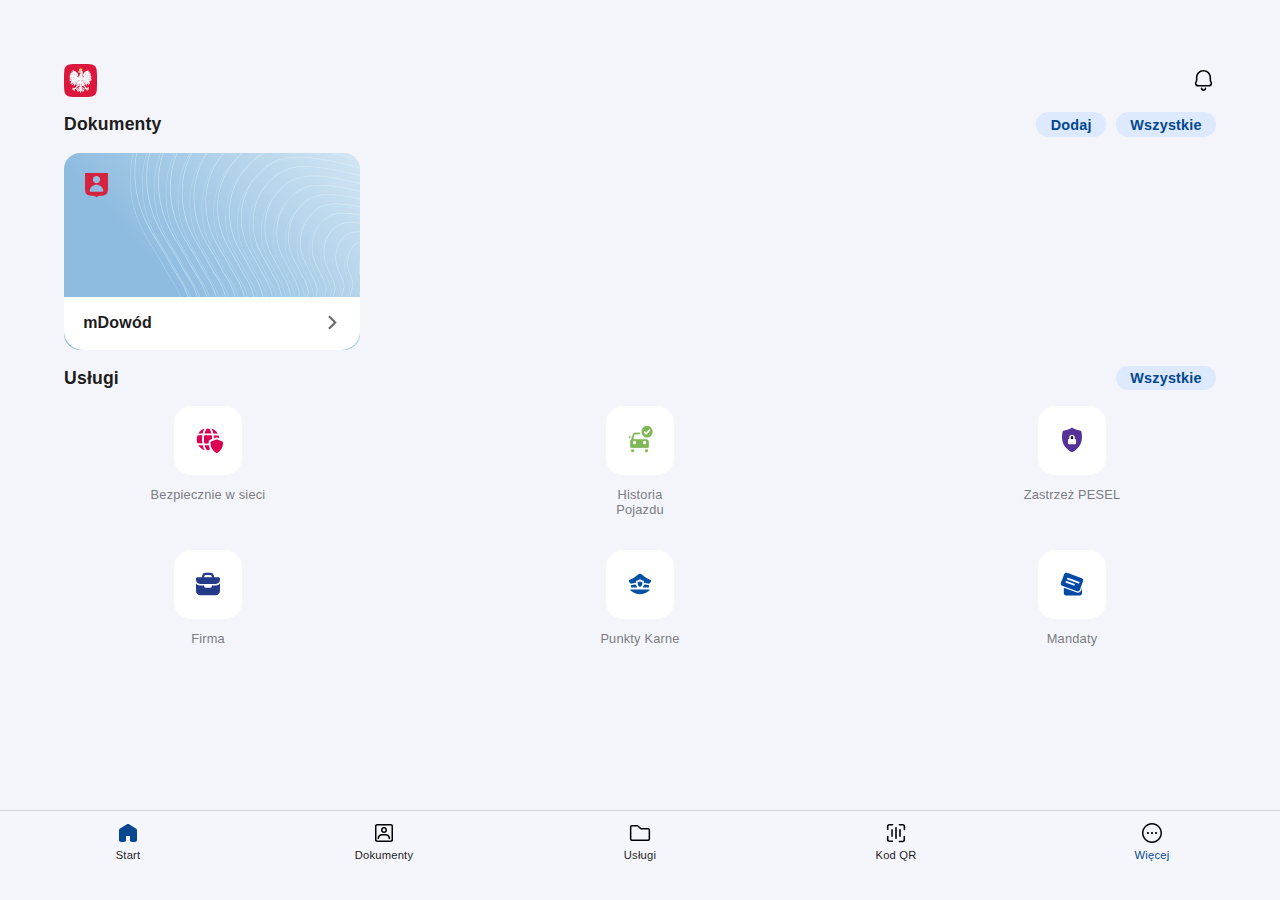
<file: dashboard2.html>
<meta name="apple-mobile-web-app-capable" content="yes">
<meta name="apple-mobile-web-app-status-bar-style" content="default">
<link rel="apple-touch-icon" href="icon.png"> <!-- opcjonalnie -->
<!DOCTYPE html><html lang="en"><head><meta name="viewport" content="width=device-width, initial-scale=1.0, maximum-scale=1.0, user-scalable=no"><title>mObywatel 2.0</title><link rel="shortcut icon" href="images/mobywatellogo.svg" type="image/x-icon"><meta name="theme-color" content="#F5F6FB"><meta name="next-head-count" content="5"><meta name="apple-mobile-web-app-capable" content="yes"><script src="js/sw.js"></script><meta name="viewport" content="width=device-width, initial-scale=1.0, maximum-scale=1.0, user-scalable=no"><meta http-equiv="content-type" content="text/html; charset=UTF-8"><meta name="viewport" content="width=device-width"><meta name="apple-mobile-web-app-capable" content="yes"><meta name="apple-mobile-web-app-status-bar-style" content="black-translucent"><link rel="manifest" href="assets/manifest.json"><link href="https://fonts.googleapis.com/css?family=Inter" rel="stylesheet"><meta name="format-detection" content="telephone=no"><meta name="viewport" content="width=device-width, initial-scale=0.8, user-scalable=no"><meta http-equiv="Content-Type" content="text/html; charset=UTF-8"><meta name="viewport" content="width=device-width, initial-scale=1.0, maximum-scale=1.0, user-scalable=no"><script>
        window.addEventListener("load", function() {
    if ("standalone" in window.navigator && window.navigator.standalone) {
        var a = document.getElementsByTagName("a");
        for (var i = 0; i < a.length; i++) {
            a[i].addEventListener("click", function(event) {
                var newLocation = this.href;
                event.preventDefault();
                window.location = newLocation;
            }, false);
        }
    }
    
    setTimeout(function() {
        window.scrollTo(0, 1);
    }, 0);
});

    </script><style>

                @font-face {
            font-family: Roboto;
            font-style: normal;
            font-weight: 100;
            src: url(fonts/roboto_light.ttf) format("truetype");
        }

        @font-face {
            font-family: Roboto;
            font-style: normal;
            font-weight: 300;
            src: url(fonts/roboto_regular.ttf) format("truetype");
        }

        @font-face {
            font-family: Roboto;
            font-style: normal;
            font-weight: 400;
            src: url(fonts/roboto_medium.ttf) format("truetype");
        }

        @font-face {
            font-family: Roboto;
            font-style: italic;
            font-weight: 400;
            src: url(fonts/roboto_medium_italic.ttf) format("truetype");
        }

        @font-face {
            font-family: Roboto;
            font-style: normal;
            font-weight: 500;
            src: url(fonts/roboto_bold.ttf) format("truetype");
        }

        @font-face {
            font-family: Roboto;
            font-style: normal;
            font-weight: 700;
            src: url(fonts/roboto_black.ttf) format("truetype");
        }

        @font-face {
            font-family: Roboto;
            font-style: normal;
            font-weight: 900;
            src: url(fonts/roboto_medium_numbers.ttf) format("truetype");
        }

        :root {
            --blue-active: #064792;
        }

        * {
            user-select: none;
            -moz-user-select: none;
            -ms-user-select: none;
            -webkit-user-select: none;
            -webkit-touch-callout: none;
            box-sizing: border-box;
        }

        img {
            pointer-events: none;
        }

        body, html {
            height: 100%;
            overscroll-behavior-y: contain;
            padding: 0;
            margin: 0;
            font-family: Roboto, sans-serif;
            background: #f5f6fb;
            color: #131419;
        }
body {
    background-color: #F4F5FA;
    font-family: 'SF Pro', sans-serif;
    letter-spacing: 0.2px;
    color: #1d1d1d;
    width: 100%;
    height: 100vh;
    position: fixed;
}

header {
    position: sticky;
    top: 0;
    left: 0;
    width: 100%;
    z-index: 9999;
    padding: 21px 16px;
    display: flex;
    justify-content: space-between;
    margin-bottom: 16px;

}

        @supports (-webkit-touch-callout: none) {
            .dzit {
                margin-bottom: 1.0rem;
            }
        }

                .navbar {
            overflow: hidden;
            position: fixed;
            bottom: 0;
            width: 100%;
            z-index: 9999;
        }



        a {
            color: inherit;
            text-decoration: none;
        }

        .spinner {
            width: 1em;
            height: 1em;
            border-radius: 50%;
            border: .2em solid #dfdfdf;
            border-right-color: #dd1b42;
            animation: spinner-d3wgkg 1s linear infinite;
        }

        @keyframes spinner-d3wgkg {
            to {
                transform: rotate(1turn);
            }
        }
        .Home_container__d256j {
            min-height: 100vh;
            display: flex;
            flex-direction: column;
            padding: 4em;
        }

        .Home_headerTool__SHN_p, .Home_headerTools__eMxk2, .Home_header__y2QYS, .Home_topBar__fyKqm {
            display: flex;
            justify-content: space-between;
            align-items: center;
            font-weight: bold;
        }

        .Home_headerTool__SHN_p {
            background-color: #dce9ff;
            color: #04478d;
            margin-left: 10px;
            padding: .3em;
            border-radius: .9em;
            font-size: .9em;
        }

        .Home_headerTool__SHN_p>p {
            margin: 0 10px;
        }

        .Home_card__E5spL {
            position: relative;
        }

        .Home_cardCover__Xmdu7 {
            position: absolute;
            bottom: 0;
            width: 18.5em;
            background-color: #fff;
            text-align: left;
            padding: 1.1em 1.2em;
            font-weight: 300;
            border-radius: 0 0 1.2em 1.2em;
        }

        .Home_coverText__rZqvF {
            display: flex;
            flex-direction: row;
            justify-content: space-between;
        }

        .Home_cardOverlayIcon__CiSnq {
            position: absolute;
            top: 1.25em;
            left: 1.25em;
            width: 25px;
            height: 25px;
            z-index: 10;
        }

        .Home_serviceRow__A7Msu {
            display: flex;
            justify-content: space-between;
            align-items: flex-start;
            margin-bottom: 20px;
        }

        .Home_service__yPHMD {
            display: flex;
            flex-direction: column;
            font-weight: 300;
            color: #7b7c81;
            font-size: .8em;
            text-align: center;
            width: 25%;
            justify-content: center;
            align-items: center;
        }

        .Home_serviceBox__UBneT {
            background-color: #fff;
            border-radius: 1.3em;
            padding: 1.5em;
        }

        @media (max-width: 768px) {
            .Home_container__d256j {
                padding: 10px;
            }

            .Home_main__VkIEL {
                padding: 0 10px;
            }
        }

        /* Dolny pasek nawigacyjny */
        .BottomNav_bottomNav__JQdpA {
            width: 100%;
            height: 90px;
            position: fixed;
            bottom: 0;
            background-color: #f5f6fb;
            border-top: 1px solid #d6d6d6;
            z-index: 99;
            display: flex;
            justify-content: space-around;
            align-items: center;
            left: 0;
        }

        .BottomNav_bnTab__WzkWH {
            width: 25%;
            height: 100%;
            display: flex;
            flex-direction: column;
            align-items: center;
            justify-content: flex-start;
            padding-top: 10px;
        }

        .BottomNav_bnTab__WzkWH img {
            height: 24px;
            margin-bottom: 4px;
        }

        .BottomNav_bnTab__WzkWH span {
            font-size: .7em;
            font-weight: 300;
        }

        .BottomNav_activeText__6iAIF {
            color: var(--blue-active);
        }

        .BottomNav_bnTab__WzkWH img:active,
        .BottomNav_bnTab__WzkWH img:focus,
        .BottomNav_bnTab__WzkWH:active,
        .BottomNav_bnTab__WzkWH:focus {
            outline: none;
            box-shadow: none;
        }

        .BottomNav_bnTab__WzkWH {
            -webkit-tap-highlight-color: transparent;
        }
    </style></head>
    


    
    
        
    

    

    

    
    
    
    
    

    

    
    
    



    
        


    

    

<body>
    <div class="Home_container__d256j">
        <div class="Home_topBar__fyKqm">
            <img src="images/coi_common_ui_ic_mobywatel_logo.svg" alt="img" width="32.5" height="32.5">
            <img src="images/ab013_notifications.svg" alt="img" width="25" height="25">
        </div>

        <main class="Home_main__VkIEL">
            <div>
                <div class="Home_header__y2QYS">
                    <p style="font-size: 1.1em; font-weight: bold; ">Dokumenty</p>
                    <div class="Home_headerTools__eMxk2">
                        <div class="Home_headerTool__SHN_p">
                            <p>Dodaj</p>
                        </div>
                        <div class="Home_headerTool__SHN_p" onclick="window.location.href='documents2.html'">
                            <p>Wszystkie</p>
                        </div>
                    </div>
                </div>

                <div class="Home_card__E5spL" onclick="window.location.href='dowod.html'">
                    <img src="images/coi_common_ui_ic_document_id.svg" alt="document-icon" width="25" height="25" class="Home_cardOverlayIcon__CiSnq">
                    <img src="images/CHANGE_IT_home_mid_card.svg" alt="mid" style="width: 18.5em; height: auto; border-radius: 1em;">
                    <div class="Home_cardCover__Xmdu7">
                        <div class="Home_coverText__rZqvF">
                            <p style="font-size: 1em; margin: 0; font-weight: 400; font-weight: bold;">mDowód</p>
                            <img src="images/ic_arrow_forward_Dgray.svg" alt="go" width="17" height="17">
                        </div>
                    </div>
                </div>
            </div>

            <div>
                <div class="Home_header__y2QYS">
                    <p style="font-size: 1.1em;">Usługi</p>
                    <div class="Home_headerTools__eMxk2">
                        <div class="Home_headerTool__SHN_p" onclick="window.location.href='services2.html'">
                            <p>Wszystkie</p>
                        </div>
                    </div>
                </div>

                <div class="Home_serviceRow__A7Msu">
                    <div class="Home_service__yPHMD" onclick="window.location.href='dashboard2.html'">
                        <div class="Home_serviceBox__UBneT">
                            <img src="images/da035_bezpiecznie_w_sieci.svg" alt="ID" width="30" height="30">
                        </div>
                        <p>Bezpiecznie w sieci</p>
                    </div>

                    <div class="Home_service__yPHMD" onclick="window.location.href='dashboard2.html'">
                        <div class="Home_serviceBox__UBneT">
                            <img src="images/auto.png" alt="ID" width="30" height="30">
                        </div>
                        <p>Historia<br>Pojazdu</p>
                    </div>

                    <div class="Home_service__yPHMD" onclick="window.location.href='dashboard2.html'">
                        <div class="Home_serviceBox__UBneT">
                            <img src="images/da008_zastrzez_pesel.svg" alt="ID" width="30" height="30">
                        </div>
                        <p>Zastrzeż PESEL</p>
                    </div>
                </div>

                <div class="Home_serviceRow__A7Msu">
                    <div class="Home_service__yPHMD" onclick="window.location.href='dashboard2.html'">
                        <div class="Home_serviceBox__UBneT">
                            <img src="images/da031_mbiznes.svg" alt="ID" width="30" height="30">
                        </div>
                        <p>Firma</p>
                    </div>

                    <div class="Home_service__yPHMD" onclick="window.location.href='dashboard2.html'">
                        <div class="Home_serviceBox__UBneT">
                            <img src="images/da001_punkty_karne.svg" alt="ID" width="30" height="30">
                        </div>
                        <p>Punkty Karne</p>
                    </div>

                    <div class="Home_service__yPHMD" onclick="window.location.href='dashboard2.html'">
                        <div class="Home_serviceBox__UBneT">
                            <img src="images/da025_ticket.svg" alt="ID" width="30" height="30">
                        </div>
                        <p>Mandaty</p>
                    </div>
                </div>
            </div>
        </main>
     <div class="BottomNav_bottomNav__JQdpA">
        <div class="BottomNav_bnTab__WzkWH" onclick="window.location.href='dashboard2.html'">
            <img src="images/b001_home.svg" alt="dashboard">
            <span>Start</span>
        </div>
        <div class="BottomNav_bnTab__WzkWH" onclick="window.location.href='documents2.html'">
            <img src="images/ad005_framed_person.svg" alt="documents">
            <span>Dokumenty</span>
        </div>
        <div class="BottomNav_bnTab__WzkWH" onclick="window.location.href='services2.html'">
            <img src="images/ac001_services.svg" alt="services">
            <span>Usługi</span>
        </div>
        <div class="BottomNav_bnTab__WzkWH" onclick="window.location.href='qr2.html'">
            <img src="images/ai001_scanner_qr.svg" alt="qr">
            <span>Kod QR</span>
        </div>
        <div class="BottomNav_bnTab__WzkWH" onclick="window.location.href='more2.html'">
            <img src="images/ab010_more.svg" alt="more">
            <span class="BottomNav_activeText__6iAIF">Więcej</span>
        </div>
    </div>

</div></body></html>
</file>
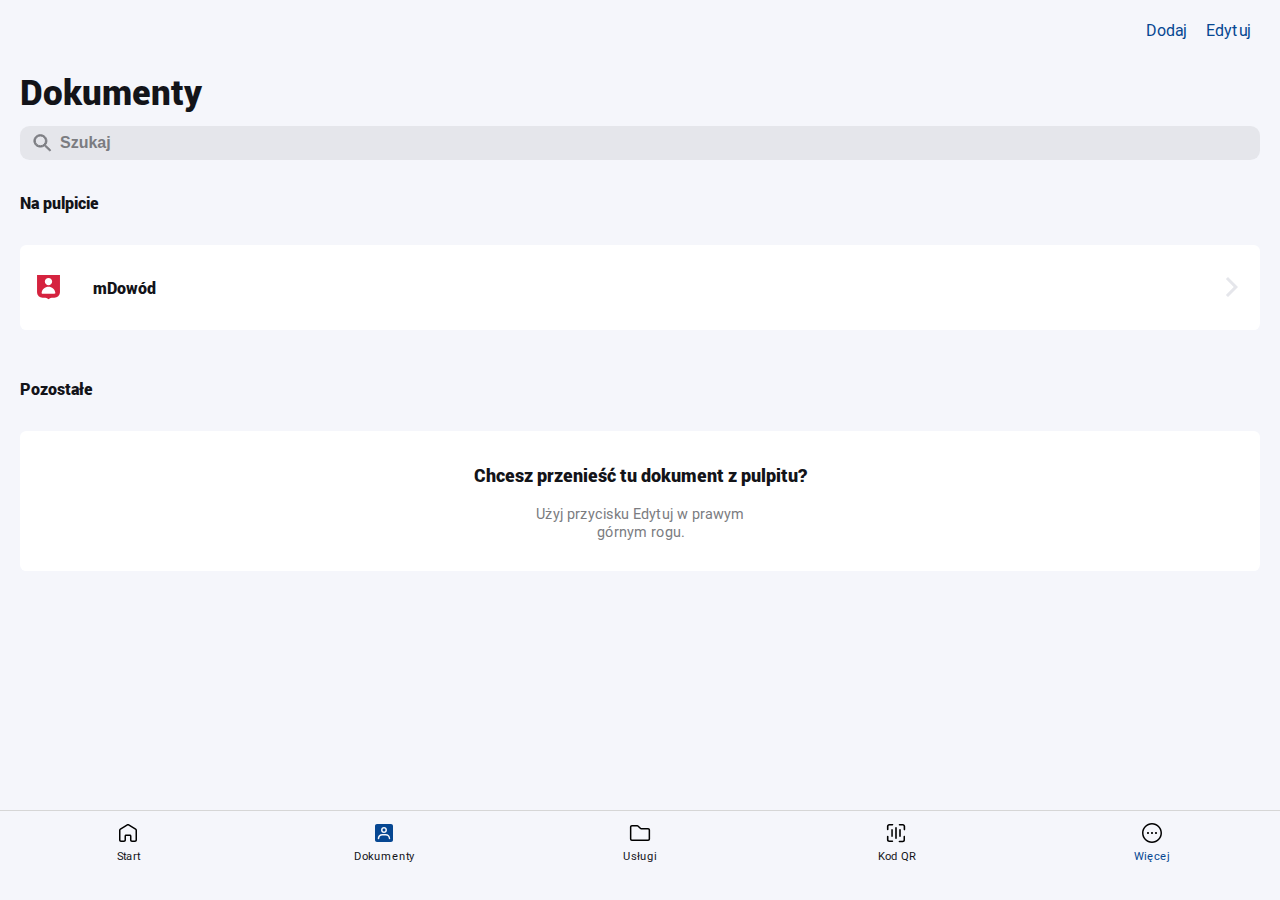
<file: documents2.html>
<!DOCTYPE html><html lang="pl"><head><meta name="viewport" content="width=device-width"><title>mObywatel 2.0</title><link rel="shortcut icon" href="images/mobywatellogo.svg" type="image/x-icon"><meta name="theme-color" content="#fff"><meta name="next-head-count" content="5"><meta name="apple-mobile-web-app-capable" content="yes"><script src="js/sw.js"></script><meta name="viewport" content="width=device-width, initial-scale=1.0, maximum-scale=1.0, user-scalable=no"><meta http-equiv="content-type" content="text/html; charset=UTF-8"><meta name="viewport" content="width=device-width"><meta name="apple-mobile-web-app-capable" content="yes"><meta name="apple-mobile-web-app-status-bar-style" content="black-translucent"><link rel="manifest" href="assets/manifest.json"><link href="https://fonts.googleapis.com/css?family=Inter" rel="stylesheet"><meta name="format-detection" content="telephone=no"><meta name="viewport" content="width=device-width, initial-scale=0.8, user-scalable=no"><meta http-equiv="Content-Type" content="text/html; charset=UTF-8"><meta name="viewport" content="width=device-width, initial-scale=1.0, maximum-scale=1.0, user-scalable=no"><style>

                @font-face {
            font-family: Roboto;
            font-style: normal;
            font-weight: 100;
            src: url(fonts/roboto_light.ttf) format("truetype");
        }

        @font-face {
            font-family: Roboto;
            font-style: normal;
            font-weight: 300;
            src: url(fonts/roboto_regular.ttf) format("truetype");
        }

        @font-face {
            font-family: Roboto;
            font-style: normal;
            font-weight: 400;
            src: url(fonts/roboto_medium.ttf) format("truetype");
        }

        @font-face {
            font-family: Roboto;
            font-style: italic;
            font-weight: 400;
            src: url(fonts/roboto_medium_italic.ttf) format("truetype");
        }

        @font-face {
            font-family: Roboto;
            font-style: normal;
            font-weight: 500;
            src: url(fonts/roboto_bold.ttf) format("truetype");
        }

        @font-face {
            font-family: Roboto;
            font-style: normal;
            font-weight: 700;
            src: url(fonts/roboto_black.ttf) format("truetype");
        }

        @font-face {
            font-family: Roboto;
            font-style: normal;
            font-weight: 900;
            src: url(fonts/roboto_medium_numbers.ttf) format("truetype");
        }

        :root {
            --blue-active: #064792;
        }

        * {
            user-select: none;
            -moz-user-select: none;
            -ms-user-select: none;
            -webkit-user-select: none;
            -webkit-touch-callout: none;
            box-sizing: border-box;
        }

        img {
            pointer-events: none;
        }

        body, html {
            height: 100%;
            overscroll-behavior-y: contain;
            padding: 0;
            margin: 0;
            font-family: Roboto, sans-serif;
            background: #f5f6fb;
            color: #131419;
        }

        a {
            color: inherit;
            text-decoration: none;
        }

        .spinner {
            width: 1em;
            height: 1em;
            border-radius: 50%;
            border: .2em solid #dfdfdf;
            border-right-color: #dd1b42;
            animation: spinner-d3wgkg 1s linear infinite;
        }

        @keyframes spinner-d3wgkg {
            to {
                transform: rotate(1turn);
            }
        }


        .Documents_container__SBKda {
            min-height: 100vh;
            display: flex;
            flex-direction: column;
            padding: 20px;
        }

        .Documents_toolbox__xju7f {
            display: flex;
            flex-direction: row;
            justify-content: flex-end;
            color: var(--blue-active);
        }

        .Documents_toolboxItem__2k7_t {
            font-weight: 300;
            font-size: 1em;
            margin: 0 10px;
            cursor: pointer;
        }

        .Documents_title__Q_ZwV {
            font-weight: 500;
            margin-bottom: .3em;
            margin-top: .8em;
            font-size: 2.2em;
            font-weight: bold;
        }

        .Documents_searchContainer__H3tzU {
            position: relative;
            width: 100%;
        }

        .Documents_search__Ttv2M {
            width: 100%;
            background-color: #e5e6eb;
            border: none;
            border-radius: .6em;
            font-size: 1em;
            font-weight: 600;
            padding: .5em .5em .5em 2.5em;
        }

        .Documents_search__Ttv2M::placeholder {
            color: #7b7c81;
        }

        .Documents_searchIcon__RYaih {
            position: absolute;
            top: 50%;
            left: .7em;
            transform: translateY(-50%);
            width: 1.4em;
            height: 1.4em;
            pointer-events: none;
        }

        .Documents_singleCard__mzcqx {
            background-color: #fff;
            border-radius: .4em;
            padding: 1em;
            justify-content: space-between;
            cursor: pointer;
            margin: 1em 0;
        }

.Documents_singleCard__mzcqx {
    display: flex;
    justify-content: space-between;
    align-items: center;
    background-color: #fff;
    border-radius: .4em;
    padding: 1em;
    cursor: pointer;
}

.Documents_leftContent__xj_Xj {
    display: flex;
    align-items: center;
}
        .Documents_cardRest__lc5Ht {
            background-color: #fff;
            border-radius: .4em;
            padding: 1em;
            display: flex;
            flex-direction: column;
            justify-content: space-between;
            align-items: center;
            text-align: center;
            margin: 1em 0; 
        }

        @media (max-width: 768px) {
            .Documents_container__SBKda {
                padding: 10px;
            }
        }

        .BottomNav_bottomNav__JQdpA {
            width: 100%;
            height: 90px;
            position: fixed;
            bottom: 0;
            background-color: #f5f6fb;
            border-top: 1px solid #d6d6d6;
            z-index: 99;
            display: flex;
            justify-content: space-around;
            align-items: center;
            left: 0;
        }

        .BottomNav_bnTab__WzkWH {
            width: 25%;
            height: 100%;
            display: flex;
            flex-direction: column;
            align-items: center;
            justify-content: flex-start;
            padding-top: 10px;
        }

        .BottomNav_bnTab__WzkWH img {
            height: 24px;
            margin-bottom: 4px;
        }

        .BottomNav_bnTab__WzkWH span {
            font-size: .7em;
            font-weight: 300;
        }

        .BottomNav_activeText__6iAIF {
            color: var(--blue-active);
        }

        .BottomNav_bnTab__WzkWH img:active,
        .BottomNav_bnTab__WzkWH img:focus,
        .BottomNav_bnTab__WzkWH:active,
        .BottomNav_bnTab__WzkWH:focus {
            outline: none;
            box-shadow: none;
        }

        .BottomNav_bnTab__WzkWH {
            -webkit-tap-highlight-color: transparent;
        }
    </style></head>



    
    
    
    

    

    

    
    
    
    
    

    

    
    
    



    
        

    

<body>
    <div class="Documents_container__SBKda">
        <div class="Documents_toolbox__xju7f">
            <p class="Documents_toolboxItem__2k7_t">Dodaj</p>
            <p class="Documents_toolboxItem__2k7_t">Edytuj</p>
        </div>
        <h1 class="Documents_title__Q_ZwV">Dokumenty</h1>
        <div class="Documents_searchContainer__H3tzU">
            <img src="images/ab002_search_grey.svg" alt="search" class="Documents_searchIcon__RYaih">
            <input type="text" class="Documents_search__Ttv2M" placeholder="Szukaj">
        </div>
        <p style="margin-top: 2em; font-size: 1em; font-weight: bold;">Na pulpicie</p>
<div class="Documents_singleCard__mzcqx" onclick="window.location.href='dowod.html'">
    <div class="Documents_leftContent__xj_Xj">
        <img src="images/coi_common_ui_ic_document_id.svg" alt="ID" width="25" height="25">
        <p style="margin-left: 2em; font-weight: bold;">mDowód</p>
    </div>
    <img src="images/ic_arrow_forward_gray.svg" alt="arrow" width="24" height="24">
</div>
        <p style="margin-top: 2em; font-size: 1em; font-weight: bold;">Pozostałe</p>
        <div class="Documents_cardRest__lc5Ht">
            <p style="font-size: 1.1em; margin-bottom: 0; font-weight: bold;">Chcesz przenieść tu dokument z pulpitu?</p>
            <p style="font-weight: 300; color: #7B7C81; font-size: 0.9em; margin-top: 1.2em;">
                Użyj przycisku Edytuj w prawym<br>górnym rogu.
            </p>
        </div>
    </div>

     <div class="BottomNav_bottomNav__JQdpA">
        <div class="BottomNav_bnTab__WzkWH" onclick="window.location.href='dashboard2.html'">
            <img src="images/ab001_home.svg" alt="dashboard">
            <span>Start</span>
        </div>
        <div class="BottomNav_bnTab__WzkWH" onclick="window.location.href='documents2.html'">
            <img src="images/b002_framed_person.svg" alt="documents">
            <span>Dokumenty</span>
        </div>
        <div class="BottomNav_bnTab__WzkWH" onclick="window.location.href='services2.html'">
            <img src="images/ac001_services.svg" alt="services">
            <span>Usługi</span>
        </div>
        <div class="BottomNav_bnTab__WzkWH" onclick="window.location.href='qr2.html'">
            <img src="images/ai001_scanner_qr.svg" alt="qr">
            <span>Kod QR</span>
        </div>
        <div class="BottomNav_bnTab__WzkWH" onclick="window.location.href='more2.html'">
            <img src="images/ab010_more.svg" alt="more">
            <span class="BottomNav_activeText__6iAIF">Więcej</span>
        </div>
    </div>




</body></html>
</file>
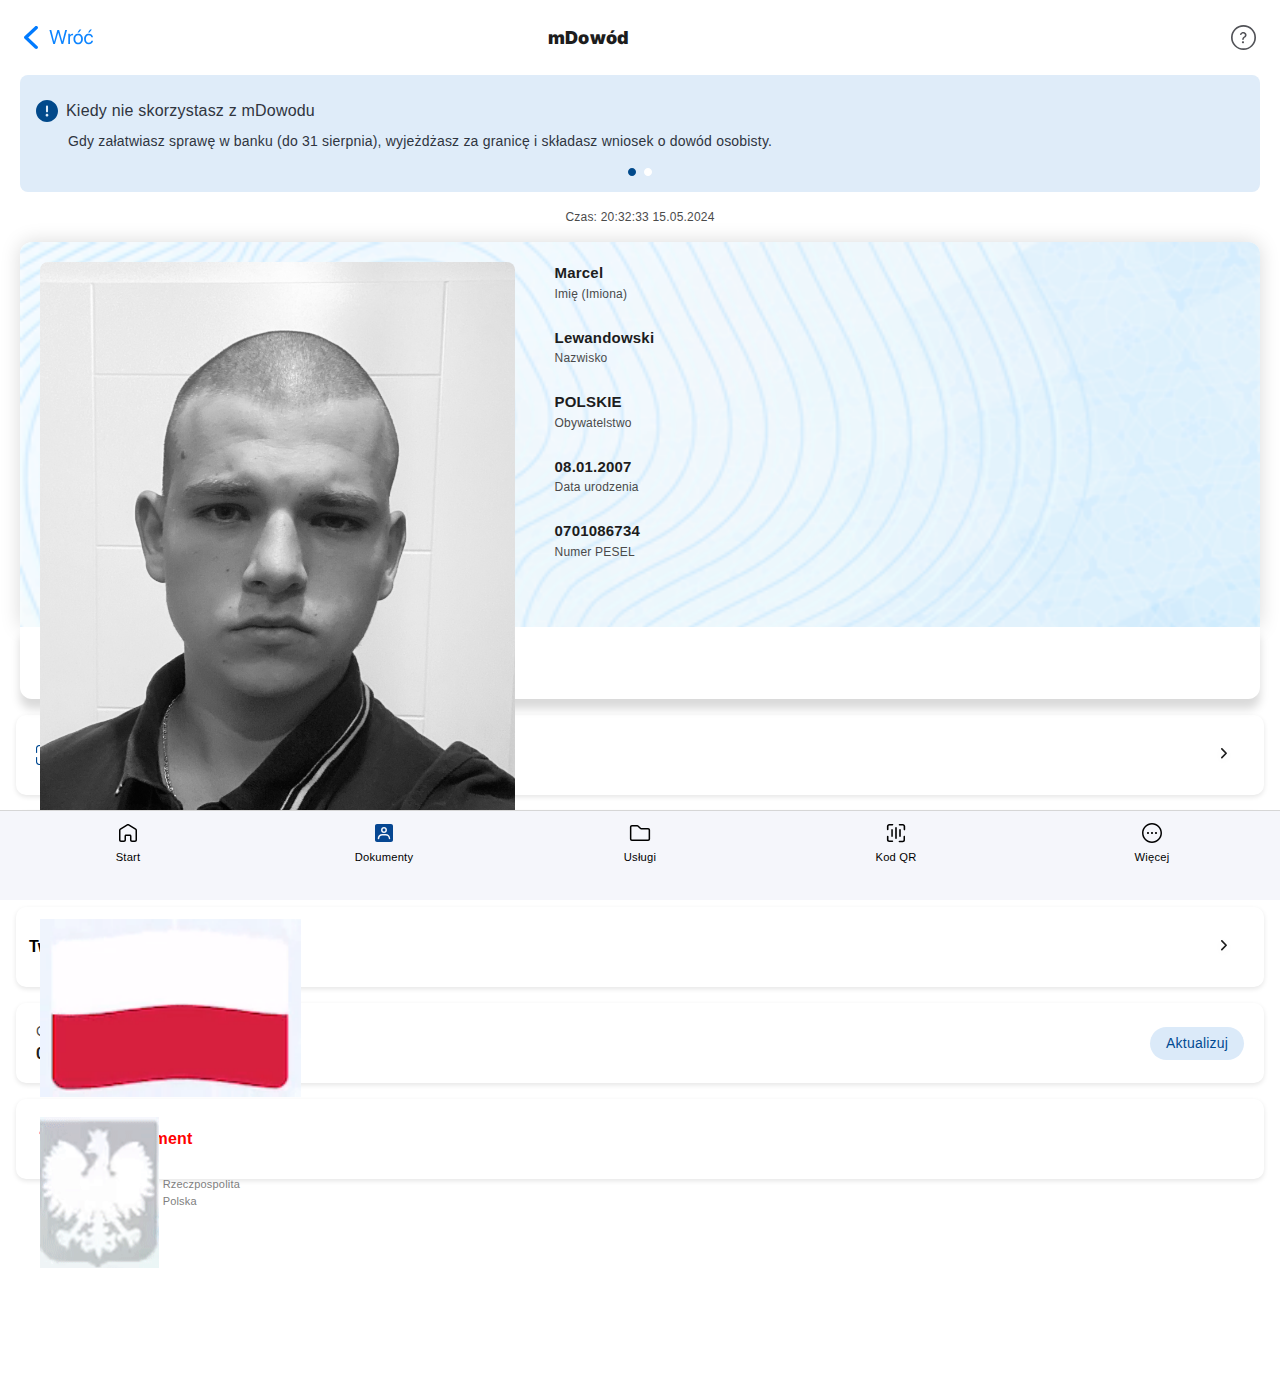
<file: dowod.html>
<html><head>
    <script src="js/sw.js"></script>
    <meta name="viewport" content="width=device-width, initial-scale=1.0, maximum-scale=1.0, user-scalable=no">
    <meta http-equiv="content-type" content="text/html; charset=UTF-8">
    <meta charset="utf-8">
    <meta name="viewport" content="width=device-width">
    <title>mObywatel 2.0</title>
    <link rel="shortcut icon" href="images/mobywatellogo.svg" type="image/x-icon">
    <meta name="theme-color" content="#fff">
    <meta name="next-head-count" content="5">
    <link rel="preload" href="css/main.css" as="style">
    <meta name="apple-mobile-web-app-capable" content="yes">
    <link rel="apple-touch-icon" sizes="192x192" href="images/icon-192x192.png">
    <link rel="stylesheet" href="css/main.css" data-n-g="">
    <link href="https://fonts.googleapis.com/css?family=Inter" rel="stylesheet">
    <link rel="manifest" href="assets/manifest.json">
    <noscript data-n-css=""></noscript>
    <style>
        body {
            overscroll-behavior: contain;
        }
        .navbar {
            overflow: hidden;
            position: fixed;
            bottom: 0;
            width: 100%;
            z-index: 9999;
        }
        header {
            position: fixed;
            top: 0;
            width: 100%;
            z-index: 9999;
        }
        .info-section p:first-of-type {
            font-size: 16px;
            font-weight: 500;
            display: flex; 
            align-items: center; 
        }
        .info-section .center-icons {
            display: flex; 
            justify-content: center; 
            align-items: center; 
            margin-top: 16px; 
        }
        .info-section {
            background-color: #dfecf9;
            padding: 16px;
            border-radius: 8px;
            margin-bottom: 16px;
            color: #2f353f;
            position: relative;
            transition: transform 0s;
        }
        .info-section.blue {
            background-color: #dfecf9;
        }
        .info-section img {
            vertical-align: middle;
            margin-right: 8px;
        }
        .info-section.blue .center-icons {
            display: flex; 
            justify-content: center; 
            align-items: center; 
            margin-top: 16px; 
        }
        .info-section.blue .center-icons img {
            margin: 0 5px; 
            align-items: middle;
        }
        .info-section p {
            margin: 8px 0;
            color: #2f353f;
        }
        .info-section p:first-of-type {
            font-size: 16px;
            font-weight: 500;
        }
        .info-section p:last-of-type {
            margin-left: 32px;
            font-size: 14px;
        }
        .info-section .center-icons {
            text-align: center;
            margin-top: 16px;
        }
        .info-section .center-icons img {
            margin: 0 4px;
            vertical-align: middle;
            cursor: pointer;
        }
        .info-section .close-icon {
            position: absolute;
            top: 10px;
            right: 10px;
            cursor: pointer;
        }
        @supports (-webkit-touch-callout: none) {
            .dzit {
                margin-bottom: 1.0rem;
            }
        }
        .photo {
            position: relative;
            filter: grayscale(100%);
            z-index: 1;
            display: block;
        }
        #gradient {
            position: relative;
            bottom: 10px;
            background: linear-gradient(rgba(255, 255, 255, 0), rgba(255, 255, 255, 1));
            color: #f1f1f1;
            width: 100%;
            color: white;
            font-size: 20px;
            padding: 6px;
            text-align: center;
            z-index: 2;
            border-radius: 0 0 0.5rem 0.5rem;
            margin: 0;
        }
        * {
            -webkit-tap-highlight-color: transparent;
        }
        .BottomNav_bottomNav__JQdpA {
            width: 100%;
            height: 90px;
            position: fixed;
            bottom: 0;
            background-color: #f5f6fb;
            border-top: 1px solid #d6d6d6;
            z-index: 99;
            display: flex;
            justify-content: space-around;
            align-items: center;
            left: 0;
        }
        .BottomNav_bnTab__WzkWH {
            width: 25%;
            height: 100%;
            display: flex;
            flex-direction: column;
            align-items: center;
            justify-content: flex-start;
            padding-top: 10px;
        }
        .BottomNav_bnTab__WzkWH img {
            height: 24px;
            margin-bottom: 4px;
        }
        .BottomNav_bnTab__WzkWH span {
            font-size: .7em;
            font-weight: 300;
        }
        .BottomNav_activeText__6iAIF {
            color: var(--blue-active);
        }
        .BottomNav_bnTab__WzkWH img:active,
        .BottomNav_bnTab__WzkWH img:focus,
        .BottomNav_bnTab__WzkWH:active,
        .BottomNav_bnTab__WzkWH:focus {
            outline: none;
            box-shadow: none;
        }
        .BottomNav_bnTab__WzkWH {
            -webkit-tap-highlight-color: transparent;
        }
    </style>
    <link rel="stylesheet" href="css/dowodnowy.css">
    <script src="js/jquery-3.6.0.min.js"></script>
    <style>
        @media screen and (orientation: portrait) {
            body {
                transform: rotate(0deg);
            }
        }
    </style>
</head>
<body class="">
    <header>
        <a href="dashboard2.html">
            <img src="images/pozdro.svg" alt="leftarrow">
        </a>
        <span style="font-family: 'Inter'; font-weight: 900; position: relative; left: -6%;">mDowód</span>
        <img style="width: 25px; height: 25px;" src="images/madziamojakotka123.svg" alt="">
    </header>
    <div class="info-section" id="info-section" style="margin-left: 20px; margin-right: 20px;">
        <p>
            <img src="images/normal_u391.svg" alt="Info Icon">
            Kiedy nie skorzystasz z mDowodu
        </p>
        <p>
            Gdy załatwiasz sprawę w banku (do 31 sierpnia), wyjeżdżasz za granicę i składasz wniosek o dowód osobisty.
        </p>
        <div class="center-icons">
            <img src="images/normal_u394.svg" alt="Left Icon" id="left-icon">
            <img src="images/normal_u393.svg" alt="Right Icon" id="right-icon">
        </div>
    </div>
    <div class="info-section blue" id="blue-section" style="display: none; margin-left: 20px; margin-right: 20px;">
        <p>
            <img src="images/normal_u391.svg" alt="Info Icon">
            A kiedy skorzystasz z mDowodu
        </p>
        <p>
            We wszystkich innych sytuacjach – na przykład w urzędzie, sądzie, przychodni, na poczcie czy u notariusza.
        </p>
        <div class="center-icons">
            <img src="images/normal_u393.svg" alt="Right Icon" id="right-icon-blue">
            <img src="images/normal_u394.svg" alt="Left Icon" id="left-icon-blue">
        </div>
        <div class="close-icon" id="close-icon">
            <img src="images/normal_u408.svg" alt="Close Icon">
        </div>
    </div>
    <p class="czas">Czas: 20:32:33 15.05.2024</p>
    <script src="js/timenew.js"></script>
    <main>
        <section id="lew">
            <img id="photo" src="images/Zdjecie.jpg" class="object-contain w-full rounded-lg photo" style="margin: 0;" alt="Brak Zdjęcia">
            <br>
            <img src="images/flaga.gif" alt="flaga" id="flaga" style="margin: 0;">
            <div id="rzecz">
                <img src="images/godlo.gif" alt="godlo" id="godlo">
                <p>Rzeczpospolita<br>Polska</p>
            </div>
        </section>
        <section id="praw">
            <p id="name">Marcel</p>
            <p class="sub">Imię (Imiona)</p><br>
            <p id="surname">Lewandowski</p>
            <p class="sub">Nazwisko</p><br>
            <p id="nationality">POLSKIE</p>
            <p class="sub">Obywatelstwo</p><br>
            <p id="birthday">08.01.2007</p>
            <p class="sub">Data urodzenia</p><br>
            <p id="pesel">0701086734</p>
            <p class="sub">Numer PЕSEL</p><br>
        </section>
    </main>
    <section id="bottom">
        <img src="images/checkmark.svg" alt="checkmark">
        <p>Dokument ważny</p>
    </section>
    <a class="buto" style="cursor: pointer; display: flex; align-items: center; padding: 40px 20px; border-radius: 10px; background-color: white; box-shadow: 0 2px 5px rgba(0, 0, 0, 0.1);">
        <img src="images/checkbo.png" alt="checkbox">
        <p style="margin-left: 10px; font-weight: bold;">Potwierdź swoje dane</p>
        <img src="images/arrow.svg" alt="arrow" id="arrow">
    </a>
    <div class="buto" style="cursor: pointer; display: flex; align-items: center; padding: 40px 20px; border-radius: 10px; background-color: white; box-shadow: 0 2px 5px rgba(0, 0, 0, 0.1);" onclick="wybordokumentumenu()">
        <img src="images/card.png" alt="card">
        <p style="margin-left: 10px; font-weight: bold;">Dane dokumentu</p>
        <img src="images/arrow.svg" alt="arrow" id="arrow">
    </div>
    <section class="collapsible buto" id="lo" style="cursor: pointer; display: flex; align-items: center; padding: 40px 20px; border-radius: 10px; background-color: white; box-shadow: 0 2px 5px rgba(0, 0, 0, 0.1);">
        <p style="margin-left: -7px; font-weight: bold;">Twoje dodatkowe dane</p>
        <img src="images/arrow1.svg" alt="arrow" id="rotation" style="transform: rotate(-90deg);">
    </section>
    <div id="rogo">
        <div class="content">
            <p class="krecha"></p>
            <section class="dana">
                <p class="info">Nazwisko</p>
                <p class="main" id="familyName"><strong></strong> Lewandowski </p>
            </section>
            <p class="krecha"></p>
            <section class="dana">
                <p class="info">Płeć</p>
                <p class="main" id="sex"><strong></strong> Mężczyzna </p>
            </section>
            <p class="krecha"></p>
            <section class="dana">
                <p class="info">Nazwisko rodowe ojca</p>
                <p class="main" id="fathersFamilyName"><strong></strong> Lewandowski </p>
            </section>
            <p class="krecha"></p>
            <section class="dana">
                <p class="info">Nazwiskо rodowе matki</p>
                <p class="main" id="mothersFamilyName"><strong></strong> Milewska</p>
            </section>
            <p class="krecha"></p>
            <section class="dana">
                <p class="info">Miejsce urodzenia</p>
                <p class="main" id="birthPlace"><strong></strong> Szczecin</p>
            </section>
            <p class="krecha"></p>
            <section class="dana">
                <p class="info">Adres zameldowania na pobyt stały</p>
                <p class="main" id="birthPlace"><strong></strong> Warcisława 3a</p>
            </section>
            <p class="krecha"></p>
            <section class="dana">
                <p class="info">Data zameldowania na pobyt stały</p>
                <p class="main" id="checkInDate"><strong></strong> 09.01.2007</p>
            </section>
        </div>
    </div>
    <div class="buto" style="cursor: pointer; display: flex; align-items: center; padding: 40px 20px; border-radius: 10px; background-color: white; box-shadow: 0 2px 5px rgba(0, 0, 0, 0.1);">
        <div style="flex-grow: 1;">
            <p class="info">Ostatnia aktualizacja</p>
            <p id="sukadziwkakurwa" class="main">00.00.0000</p>
        </div>
        <form action="index.html" method="get" style="margin: 0;">
            <input type="hidden" name="id" value="206938">
            <button id="aktualizuj" type="submit">Aktualizuj</button>
        </form>
    </div>
    <link rel="stylesheet" href="css/all.min.css">
    <a class="buto" style="cursor: pointer; display: flex; align-items: left; padding: 10px 20px; border-radius: 10px; background-color: white; box-shadow: 0 2px 5px rgba(0, 0, 0, 0.1); text-decoration: none; font-family: Arial, sans-serif;" onclick="confirmDelete()">
        <img style="margin-left: -7px;" src="images/kosz.png" alt="checkbox">
        <span style="color: red; font-size: 16px; font-weight: 550;">Usuń dokument</span>
    </a>
    <br>
    <br>
    <br>
    <br>
    <br>
    <div class="BottomNav_bottomNav__JQdpA">
        <div class="BottomNav_bnTab__WzkWH" onclick="window.location.href='dashboard2.html'">
            <img src="images/ab001_home.svg" alt="dashboard">
            <span>Start</span>
        </div>
        <div class="BottomNav_bnTab__WzkWH" onclick="window.location.href='documents2.html'">
            <img src="images/b002_framed_person.svg" alt="documents">
            <span>Dokumenty</span>
        </div>
        <div class="BottomNav_bnTab__WzkWH" onclick="window.location.href='services2.html'">
            <img src="images/ac001_services.svg" alt="services">
            <span>Usługi</span>
        </div>
        <div class="BottomNav_bnTab__WzkWH" onclick="window.location.href='qr2.html'">
            <img src="images/ai001_scanner_qr.svg" alt="qr">
            <span>Kod QR</span>
        </div>
        <div class="BottomNav_bnTab__WzkWH" onclick="window.location.href='more2.html'">
            <img src="images/ab010_more.svg" alt="more">
            <span class="BottomNav_activeText__6iAIF">Więcej</span>
        </div>
    </div>
    <script src="js/rozwijka.js"></script>
    <section id="menu" style="display: none;">
        <section id="wybordokumentu" style="display: none;">
            <div id="szaro"></div>
            <section id="wybierzdokument">
                <section id="wyborbottom"></section>
                <p id="wybierztitle">Wybierz dokument</p>
                <div class="wybierzitem" id="wi1">
                    <p class="dowo">Dowód osobisty</p>
                    <p class="info">Zobaczysz tutaj dane swojego dowodu osobistego. Ale jeśli chcesz potwierdzić tożsamość, potrzebujesz fizycznego dokumentu.</p>
                    <button onclick="danedowodowe()">Pokaż dane</button>
                </div>
                <div class="wybierzitem" id="wi2">
                    <p class="dowo">mDowód</p>
                    <p class="info">Nie używaj danych mDowodu w banku (do 31 sierpnia), gdy wyjeżdżasz za granicę lub składasz wniosek o dowód osobisty.</p>
                    <button onclick="danemdowodowe()">Pokaż dane</button>
                </div>
                <button class="zamknijprzycisk" onclick="wybordokumentumenu()">Zamknij</button>
            </section>
        </section>
        <section id="danedowodu" style="display: none;">
            <div id="szaro"></div>
            <section id="danedowodowe">
                <section>
                    <p id="danetitle">Dane dowodu osobistego</p>
                    <section id="danebox">
                        <section class="dana">
                            <p class="info">Sеria i numer</p>
                            <p class="main seria"> ZZC 108201<button id="kopiuj">Kopiuj</button></p>
                        </section>
                        <p class="krecha2"></p>
                        <section class="dana">
                            <p class="info">Organ wydаjący</p>
                            <p class="main"><strong></strong> URZĄD MIEJSKI W WARSZAWIE</p>
                        </section>
                        <p class="krecha2"></p>
                        <section class="dana">
                            <p class="info">Tеrmin ważności</p>
                            <p class="main"><strong></strong> 11.09.2032</p>
                        </section>
                        <p class="krecha2"></p>
                        <section class="dana">
                            <p class="info">Data wydaniа</p>
                            <p class="main"><strong></strong> 11.09.2022</p>
                        </section>
                    </section>
                </section>
                <section id="bottooom">
                    <button class="zamknijprzycisk" onclick="zamknij2()">Zamknij</button>
                    <button class="wrocprzycisk" onclick="wroc()">Wróć</button>
                </section>
            </section>
        </section>
        <section id="danemdowodu" style="display: none;">
            <div id="szaro"></div>
            <section id="danedowodowe">
                <section>
                    <p id="danetitle">Dane mDowodu</p>
                    <section id="danebox">
                        <section class="dana">
                            <p class="info">Seriа i numer</p>
                            <p class="main seria"> ZZC 108201<button id="kopiuj">Kopiuj</button></p>
                        </section>
                        <p class="krecha2"></p>
                        <section class="dana">
                            <p class="info">Termin wаżności</p>
                            <p class="main"><strong></strong> 11.09.2032</p>
                        </section>
                        <p class="krecha2"></p>
                        <section class="dana">
                            <p class="info">Data wydaniа</p>
                            <p class="main"><strong></strong> 11.09.2022</p>
                        </section>
                        <p class="krecha2"></p>
                        <section class="dana">
                            <p class="info">Eryk</p>
                            <p class="main"><strong></strong> ADAM</p>
                        </section>
                        <p class="krecha2"></p>
                        <section class4="dana">
                            <p class="info">Iwona</p>
                            <p class="main"><strong></strong> KATARZYNA</p>
                        </section>
                    </section>
                </section>
                <section id="bottooom">
                    <button class="zamknijprzycisk" onclick="zamknij2()">Zamknij</button>
                    <button class="wrocprzycisk" onclick="wroc()">Wróć</button>
                </section>
            </section>
        </section>
    </section>
    <script src="js/wybor.js"></script>
    <script src="js/scale.js"></script>
    <script>
        document.getElementById("aktualizuj").addEventListener("click", function() {
            window.location.href = "index.html";
        });
        const infoSection = document.getElementById('info-section');
        const blueSection = document.getElementById('blue-section');
        const leftIcon = document.getElementById('left-icon');
        const rightIcon = document.getElementById('right-icon');
        const leftIconBlue = document.getElementById('left-icon-blue');
        const rightIconBlue = document.getElementById('right-icon-blue');
        const closeIcon = document.getElementById('close-icon');

        let startX;

        infoSection.addEventListener('touchstart', (e) => {
            startX = e.touches[0].clientX;
        });

        infoSection.addEventListener('touchend', (e) => {
            const endX = e.changedTouches[0].clientX;
            if (startX > endX + 50) {
                infoSection.style.display = 'none';
                blueSection.style.display = 'block';
            }
        });

        blueSection.addEventListener('touchstart', (e) => {
            startX = e.touches[0].clientX;
        });

        blueSection.addEventListener('touchend', (e) => {
            const endX = e.changedTouches[0].clientX;
            if (startX < endX - 50) {
                blueSection.style.display = 'none';
                infoSection.style.display = 'block';
            }
        });

        rightIcon.addEventListener('click', () => {
            infoSection.style.display = 'none';
            blueSection.style.display = 'block';
        });

        leftIconBlue.addEventListener('click', () => {
            blueSection.style.display = 'none';
            infoSection.style.display = 'block';
        });

        closeIcon.addEventListener('click', () => {
            blueSection.style.display = 'none';
        });
    </script>
    <script>
        function setData(id, value) {
            document.getElementById(id).innerHTML = value;
        }
        for (let i = 0; i < localStorage.length; i++) {
            let key = localStorage.key(i);
            let value = localStorage.getItem(key);
            if (key != "photo" && key != "adress1" && key != "adress2" && key != "city") {
                try {
                    setData(key, value);
                } catch (error) {
                    console.error(`Error setting data for key ${key}:`, error);
                }
            }
        }
        // Usunięto przypisywanie src z localStorage, aby zachować ustawioną ścieżkę w tagu <img>
        try {
            setData("address", localStorage.getItem("adress1") + "<br>" + localStorage.getItem("adress2") + " " + localStorage.getItem("city"))
        } catch (error) {
            console.error(error);
        }
    </script>


</body></html>
</file>
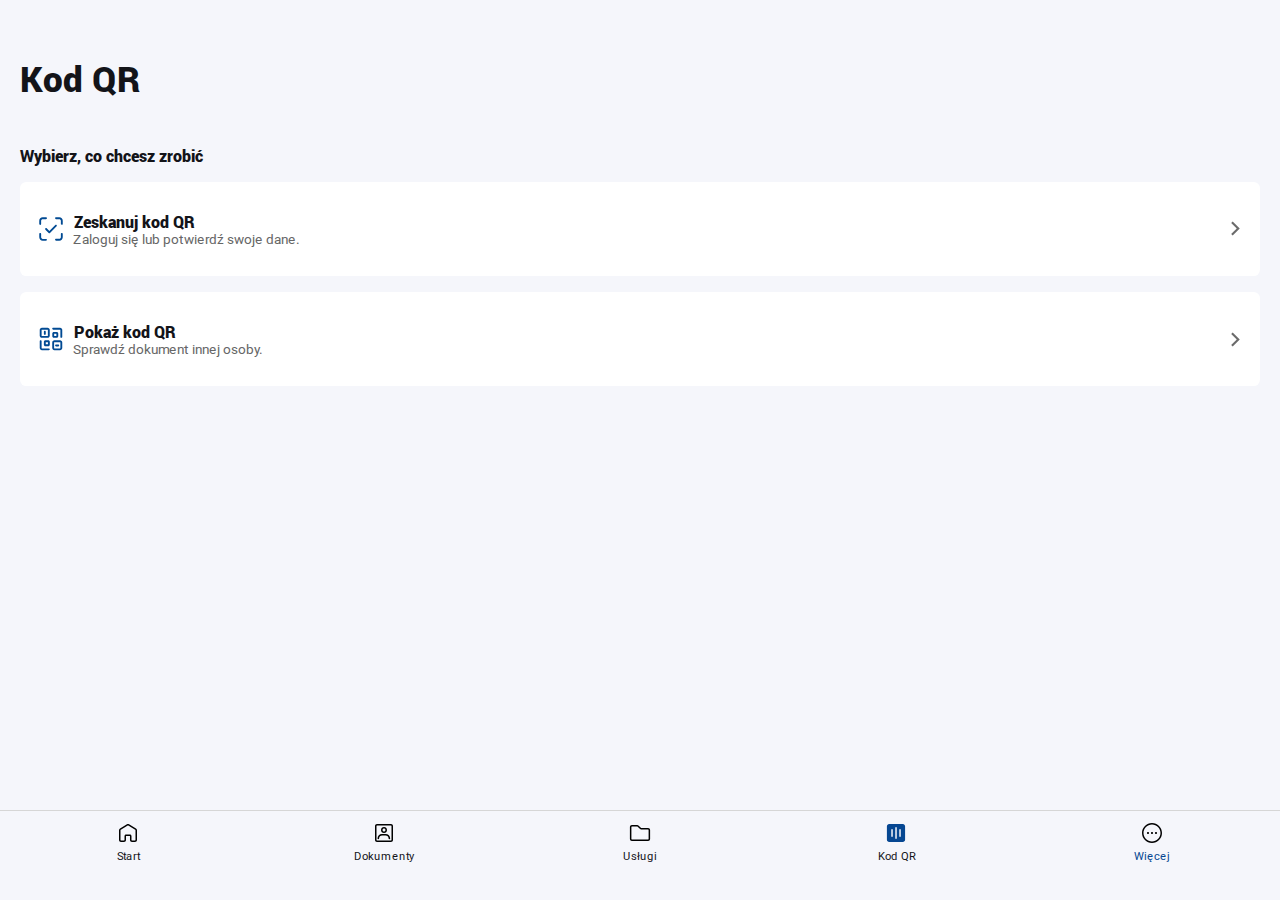
<file: qr2.html>
<!DOCTYPE html><html lang="pl"><head><meta name="viewport" content="width=device-width"><title>mObywatel 2.0</title><link rel="shortcut icon" href="images/mobywatellogo.svg" type="image/x-icon"><meta name="theme-color" content="#fff"><meta name="next-head-count" content="5"><meta name="apple-mobile-web-app-capable" content="yes"><script src="js/sw.js"></script><meta name="viewport" content="width=device-width, initial-scale=1.0, maximum-scale=1.0, user-scalable=no"><meta http-equiv="content-type" content="text/html; charset=UTF-8"><meta name="viewport" content="width=device-width"><meta name="apple-mobile-web-app-capable" content="yes"><meta name="apple-mobile-web-app-status-bar-style" content="black-translucent"><link rel="manifest" href="assets/manifest.json"><link href="https://fonts.googleapis.com/css?family=Inter" rel="stylesheet"><meta name="format-detection" content="telephone=no"><meta name="viewport" content="width=device-width, initial-scale=0.8, user-scalable=no"><meta http-equiv="Content-Type" content="text/html; charset=UTF-8"><meta name="viewport" content="width=device-width, initial-scale=1.0, maximum-scale=1.0, user-scalable=no"><style>

                @font-face {
            font-family: Roboto;
            font-style: normal;
            font-weight: 100;
            src: url(fonts/roboto_light.ttf) format("truetype");
        }

        @font-face {
            font-family: Roboto;
            font-style: normal;
            font-weight: 300;
            src: url(fonts/roboto_regular.ttf) format("truetype");
        }

        @font-face {
            font-family: Roboto;
            font-style: normal;
            font-weight: 400;
            src: url(fonts/roboto_medium.ttf) format("truetype");
        }

        @font-face {
            font-family: Roboto;
            font-style: italic;
            font-weight: 400;
            src: url(fonts/roboto_medium_italic.ttf) format("truetype");
        }

        @font-face {
            font-family: Roboto;
            font-style: normal;
            font-weight: 500;
            src: url(fonts/roboto_bold.ttf) format("truetype");
        }

        @font-face {
            font-family: Roboto;
            font-style: normal;
            font-weight: 700;
            src: url(fonts/roboto_black.ttf) format("truetype");
        }

        @font-face {
            font-family: Roboto;
            font-style: normal;
            font-weight: 900;
            src: url(fonts/roboto_medium_numbers.ttf) format("truetype");
        }

        :root {
            --blue-active: #064792;
        }

        * {
            user-select: none;
            -moz-user-select: none;
            -ms-user-select: none;
            -webkit-user-select: none;
            -webkit-touch-callout: none;
            box-sizing: border-box;
        }

        img {
            pointer-events: none;
        }

        body, html {
            height: 100%;
            overscroll-behavior-y: contain;
            padding: 0;
            margin: 0;
            font-family: Roboto, sans-serif;
            background: #f5f6fb;
            color: #131419;
        }

        a {
            color: inherit;
            text-decoration: none;
        }

        .spinner {
            width: 1em;
            height: 1em;
            border-radius: 50%;
            border: .2em solid #dfdfdf;
            border-right-color: #dd1b42;
            animation: spinner-d3wgkg 1s linear infinite;
        }

        @keyframes spinner-d3wgkg {
            to {
                transform: rotate(1turn);
            }
        }

        .Qr_container__HYFCF {
            min-height: 100vh;
            display: flex;
            flex-direction: column;
            padding: 20px;
        }

        .Qr_title__ifT94 {
            font-weight: 500;
            margin-bottom: .3em;
            margin-top: 1em;
            font-size: 2.2em;
        }

        .Qr_singleCard__iCjtA {
            background-color: #fff;
            border-radius: .4em;
            padding: 1em;
            justify-content: space-between;
            margin-bottom: 1em;
            display: flex;
            align-items: center;
        }

        .Qr_leftContent__hGZOH {
            display: flex;
            align-items: center;
        }

        .Qr_singleCard__iCjtA p {
            margin-left: .5em;
            line-height: 1;
        }

        .Qr_leftContent__hGZOH img {
            vertical-align: middle;
        }

        .Qr_textContainer__1_A2q {
            display: flex;
            flex-direction: column;
        }

        .Qr_mainText__7UW_9 {
            font-size: 1em;
            margin-bottom: .2em;
        }

        .Qr_secondaryText__BBj73 {
            font-weight: 300;
            font-size: .85em;
            color: #666;
            margin-top: 0;
        }

        .BottomNav_bottomNav__JQdpA {
            width: 100%;
            height: 90px;
            position: fixed;
            bottom: 0;
            background-color: #f5f6fb;
            border-top: 1px solid #d6d6d6;
            z-index: 99;
            display: flex;
            justify-content: space-around;
            align-items: center;
            left: 0;
        }

        .BottomNav_bnTab__WzkWH {
            width: 25%;
            height: 100%;
            display: flex;
            flex-direction: column;
            align-items: center;
            justify-content: flex-start;
            padding-top: 10px;
        }

        .BottomNav_bnTab__WzkWH img {
            height: 24px;
            margin-bottom: 4px;
        }

        .BottomNav_bnTab__WzkWH span {
            font-size: .7em;
            font-weight: 300;
        }

        .BottomNav_activeText__6iAIF {
            color: var(--blue-active);
        }

        @media (max-width: 768px) {
            .Qr_container__HYFCF {
                padding: 10px;
            }
        }
    </style></head>
    


    
    
    
    

    

    

    
    
    
    
    

    

    
    
    



    
        

    

<body>

<div class="Qr_container__HYFCF">
    <h1 class="Qr_title__ifT94" style="font-weight: bold;">Kod QR</h1>
    <p style="margin-top: 2em; font-size: 1em; font-weight: bold;">Wybierz, co chcesz zrobić</p>

    <div class="Qr_singleCard__iCjtA" onclick="window.location.href='qrkod.html'">
        <div class="Qr_leftContent__hGZOH">
            <img src="images/ai002_confirm_identity.svg" alt="ID" width="30" height="30">
            <div class="Qr_textContainer__1_A2q">
                <p class="Qr_mainText__7UW_9" style="font-weight: bold;">Zeskanuj kod QR</p>
                <p class="Qr_secondaryText__BBj73">Zaloguj się lub potwierdź swoje dane.</p>
            </div>
        </div>
        <img src="images/ic_arrow_forward_Dgray.svg" alt="arrow" width="17" height="17" onclick="window.location.href='qrkod.html'">
    </div>

    <div class="Qr_singleCard__iCjtA" onclick="window.location.href='qr2.html'">
        <div class="Qr_leftContent__hGZOH">
            <img src="images/ai003_check_document.svg" alt="ID" width="30" height="30">
            <div class="Qr_textContainer__1_A2q">
                <p class="Qr_mainText__7UW_9" style="font-weight: bold;">Pokaż kod QR</p>
                <p class="Qr_secondaryText__BBj73">Sprawdź dokument innej osoby.</p>
            </div>
        </div>
        <img src="images/ic_arrow_forward_Dgray.svg" alt="arrow" width="17" height="17" onclick="window.location.href='qr2.html'">
    </div>

    <!-- Bottom Navigation -->
     <div class="BottomNav_bottomNav__JQdpA">
        <div class="BottomNav_bnTab__WzkWH" onclick="window.location.href='dashboard2.html'">
            <img src="images/ab001_home.svg" alt="dashboard">
            <span>Start</span>
        </div>
        <div class="BottomNav_bnTab__WzkWH" onclick="window.location.href='documents2.html'">
            <img src="images/ad005_framed_person.svg" alt="documents">
            <span>Dokumenty</span>
        </div>
        <div class="BottomNav_bnTab__WzkWH" onclick="window.location.href='services2.html'">
            <img src="images/ac001_services.svg" alt="services">
            <span>Usługi</span>
        </div>
        <div class="BottomNav_bnTab__WzkWH" onclick="window.location.href='qr2.html'">
            <img src="images/b003_scanner_qr.svg" alt="qr">
            <span>Kod QR</span>
        </div>
        <div class="BottomNav_bnTab__WzkWH" onclick="window.location.href='more2.html'">
            <img src="images/ab010_more.svg" alt="more">
            <span class="BottomNav_activeText__6iAIF">Więcej</span>
        </div>
    </div>
</div>





</body></html>
</file>
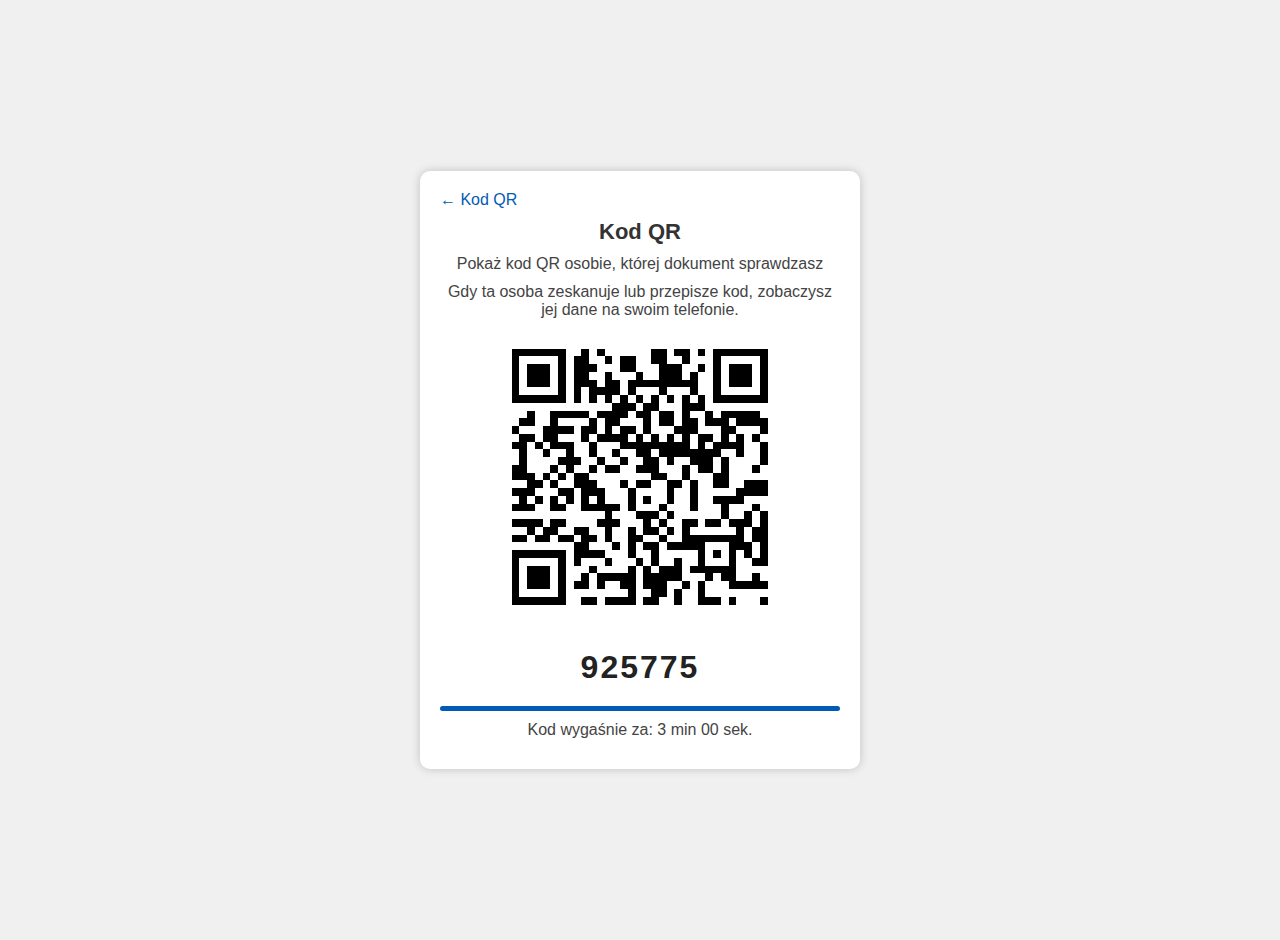
<file: qrkod.html>
<!DOCTYPE html><html lang="pl"><head>
  <meta charset="UTF-8">
  <meta name="viewport" content="width=device-width, initial-scale=1.0">
  <title>Kod QR</title>
  <script src="js/qrcode.min.js"></script>
  <style>
    /* Używamy czcionek typowych dla iOS i nowoczesnych systemów */
    body {
      font-family: -apple-system, BlinkMacSystemFont, "Segoe UI", Roboto, Helvetica, Arial, sans-serif;
      background-color: #f0f0f0;
      margin: 0;
      padding: 20px;
      display: flex;
      align-items: center;
      justify-content: center;
      min-height: 100vh;
    }
    .container {
      width: 100%;
      max-width: 400px;
      background: #fff;
      padding: 20px;
      border-radius: 10px;
      box-shadow: 0 0 10px rgba(0, 0, 0, 0.2);
      text-align: center;
    }
    .back {
      text-align: left;
      margin-bottom: 10px;
    }
    .back a {
      text-decoration: none;
      color: #005bb5;
      font-size: 16px;
    }
    h2 {
      margin: 10px 0;
      font-size: 22px;
      color: #333;
    }
    p {
      font-size: 16px;
      margin: 10px 0;
      color: #444;
    }
    /* Wyśrodkowanie kodu QR */
    #qrcode {
      margin: 20px auto;
      display: inline-block;
    }
    #random-code {
      font-size: 32px;
      font-weight: bold;
      margin: 20px 0;
      letter-spacing: 2px;
      color: #222;
    }
    .progress-bar {
      width: 100%;
      height: 5px;
      background: #bbb;
      margin: 10px 0;
      position: relative;
      border-radius: 2.5px;
      overflow: hidden;
    }
    .progress {
      height: 100%;
      background: #005bb5;
      width: 100%;
      transition: width 180s linear;
    }
    /* Dostosowanie wyglądu na urządzeniach mobilnych */
    @media only screen and (max-width: 480px) {
      .container {
        padding: 15px;
      }
      h2 {
        font-size: 20px;
      }
      p {
        font-size: 14px;
      }
      #random-code {
        font-size: 28px;
      }
      .back a {
        font-size: 14px;
      }
    }
  </style>
</head>
<body>
  <div class="container">
    <div class="back">
      <a href="qr2.html">← Kod QR</a>
    </div>
    <h2>Kod QR</h2>
    <p>Pokaż kod QR osobie, której dokument sprawdzasz</p>
    <p>Gdy ta osoba zeskanuje lub przepisze kod, zobaczysz jej dane na swoim telefonie.</p>
    <div id="qrcode"></div>
    <h1 id="random-code"></h1>
    <div class="progress-bar">
      <div class="progress" id="progress"></div>
    </div>
    <p>Kod wygaśnie za: <span id="countdown">3 min 00 sek.</span></p>
  </div>

  <script>
    function generateRandomCode() {
      return Math.floor(100000 + Math.random() * 900000);
    }

    function startCountdown(duration) {
      let timeRemaining = duration;
      let countdownElement = document.getElementById("countdown");
      let progressElement = document.getElementById("progress");
      progressElement.style.width = "100%";
      
      let interval = setInterval(() => {
        let minutes = Math.floor(timeRemaining / 60);
        let seconds = timeRemaining % 60;
        countdownElement.textContent = `${minutes} min ${seconds < 10 ? "0" : ""}${seconds} sek.`;
        
        let percentage = (timeRemaining / duration) * 100;
        progressElement.style.width = percentage + "%";
        
        if (timeRemaining <= 0) {
          clearInterval(interval);
          countdownElement.textContent = "Kod wygasł";
        }
        timeRemaining--;
      }, 1000);
    }

    const randomCode = generateRandomCode();
    document.getElementById("random-code").textContent = randomCode;
    new QRCode(document.getElementById("qrcode"), "https://example.com?id=" + generateRandomCode());
    startCountdown(180);
  </script>


</body></html>
</file>
<file: css/dowodnowy.css>
body {
    font-family: "Roboto Medium", "Roboto", sans-serif;
    letter-spacing: 0.2px;
    
}


header {
    position: sticky;
    top: -1;
    left: 0;
    width: 100%;
    z-index: 9999;
    display: flex;
    align-items: center;
    padding: 24px;
    font-weight: 600;
    color: #1d1d1d;
    justify-content: space-between;
    font-size: 18px;
    background-color: #ffffff;
}

p.czas {
    text-align: center;
    color: #4a4a4a;
    font-size: 12px;
}

main {
    position: relative;
    background-image: url(../images/dowodnowybg.png);
    margin: 16px 20px 0px 20px;
    height: 385px;
    display: flex;
    border-radius: 12px 12px 0px 0px;
    box-shadow: 0px 0px 20px rgba(0, 0, 0, 0.15);
    background-repeat: no-repeat;
    background-size: cover;
    
}

#lew {
    position: relative;
    margin: 20px;
    width: 45%;
}

#lew #zdjecie {
    border-radius: 16px;
    width: 100%;
}

#lew #flaga {
    width: 55%;
    margin: 0;
}

#lew #godlo {
    width: 25%;
}

#lew p {
    font-size: 11px;
    color: #808080;
}

#rzecz {
    margin-top: 20px;
    display: flex;
    align-items: center;
}
#rzecz p{
    margin-left: 4px;
}
#praw{
    position: relative;
    margin: 20px;
    width: 65%;
}
#praw p:not(.sub){
    font-size: 15px;
    color: #1d1d1d;
    font-weight: 600;
}
#praw .sub{
    font-size: 12px;
    color: #4a4a4a;
    font-weight: 500;
}
#praw br{
    content: "";
    margin: 3em;
    display: block;
    font-size: 24%;
}
#bottom{
    position: relative;
    height: 72px;
    background-color: #ffffff;
    box-shadow: 0px 10px 10px rgba(0, 0, 0, 0.15);
    border-radius: 0px 0px 12px 12px;
    margin: 0 20px 16px 20px;
    padding: 20px;
    display: flex;
    align-items: center;
    color: #598527;
    font-size: 14px;
    font-weight: 600;
}
#bottom p{
    margin-left: 20px;
}
.buto{
    margin: 16px 16px 0 16px;
    height: 80px;
    display: flex;
    background-color: #ffffff;
    padding: 45px 22px;
    align-items: center;
    box-shadow: 0px 0px 10px rgba(0, 0, 0, 0.05);
    border-radius: 17px;
}
.buto img:first-of-type:not(.buto img:last-of-type){
    width: 20px;
    margin-right: 10px;
}
.buto img:last-of-type{
    margin-left: auto;
    width: 40px;
}

#lo{
    margin-bottom: 0;
    padding: 0 20px;
    height: 60px;
}
.krecha{
    height: 0.01rem;
    width: 100%;
    background-color: #dddddd;
}
.krecha2{
    height: 0.01rem;
    width: 100%;
    background-color: #dddddd;
    margin-left: 5%;
    margin: 8px 0;
}
.content{
    margin: 0 16px 0 16px;
    padding: 0 20px 0px 20px;
    display: flex;
    flex-direction: column;
    background-color: #ffffff;
    box-shadow: 0px 10px 10px rgba(0, 0, 0, 0.1);
    border-radius: 0px 0px 12px 12px;
}
.content .dana{
    padding: 16px 0 16px 0;
}

.info{
    font-size: 14px;
    color:  rgba(74, 74, 74, 0.99);
}

.main{
    font-size: 16px;
    color: #1d1d1d;
    font-weight: 600;
}
#aktualizuj{
    margin: 16px 0;
    margin-left: auto;
    color: #014a93;
    font-size: 14px;
    text-align: center;
    background-color: #dbeaf9;
    padding: 6px 16px 6px 16px;
    border-radius: 24px;
    letter-spacing: 0.2px;
}
.disclaimer{
    font-size: 8px;
    color: #dddddd;
    font-weight: 500;
    margin: 16px 20px 16px 20px;
}
#szaro{
    position: absolute;
    top: 0;
    left: 0;
    height: 100%;
    width: 100%;
    background-color: rgba(0, 0, 0, 0.5);
    z-index: 9999;
}
#wybierzdokument, #danedowodowe{
    position: absolute;
    bottom: 0;
    left: 0;
    height: 95%;
    width: 100%;
    z-index: 9999;
    background-color: #ffffff;
    border-radius: 32px 32px 0px 0px;
    display: flex;
    flex-direction: column;
}
#wybierzdokument{
    align-items: center;
}

#danedowodowe{
    align-items: left;
}

#krech{
    margin: 16px;
    height: 0.38rem;
    width: 35%;
    background-color: #dddddd;
    border-radius: 16px;
}
#wybierztitle{
    font-size: 18px;
    color: #1d1d1d;
    margin: 48px;
    font-weight: 600;
}

#danetitle{
    font-size: 18px;
    color: #1d1d1d;
    margin: 32px 48px 0 32px;
    font-weight: 600;    
}
.wybierzitem{
    width: 90%;
    /* height: 27%; */
    margin-bottom: 32px;
    box-shadow: 0px 0px 10px rgba(0, 0, 0, 0.1);
    border-radius: 12px;
    display: flex;
    flex-direction: column;
    padding: 32px 36px;
    line-height: 1.2;
    background-repeat: no-repeat;
    background-size: cover;
}
.wybierzitem#wi1 {
    background-image: url(../images/warstwa_1.png);
}
.wybierzitem#wi2 {
    background-image: url(../images/warstwa_2.png);
}

.wybierzitem button{
    border-radius: 24px;
    background-color: #014a93;
    font-family: "Roboto Medium", "Roboto", sans-serif;
    font-weight: 600;
    color: #ffffff;
    text-align: center;
    line-height: normal;
    font-size: 16px;
    padding: 16px;
    margin-top: 16px;
    background-repeat: no-repeat;
}

.zamknijprzycisk{
    border-radius: 24px;
    background-color: white;
    border: #014a93 solid 1px;
    font-family: "Roboto Medium", "Roboto", sans-serif;
    font-weight: 600;
    color: #014a93;
    text-align: center;
    line-height: normal;
    font-size: 16px;
    padding: 16px;
    background-repeat: no-repeat;
    width: 90%;
    margin: 0 auto;
}

.wrocprzycisk{
    border-radius: 24px;
    border: white solid 1px;
    background-color: white;
    font-family: "Roboto Medium", "Roboto", sans-serif;
    font-weight: 600;
    color: #014a93;
    text-align: center;
    line-height: normal;
    font-size: 16px;
    padding: 16px;
    background-repeat: no-repeat;
    width: 90%;
    margin: 0 auto;
}


.dowo{
    font-size: 24px;
    color: #1d1d1d;
    font-weight: 600;
    margin-bottom: 16px;
}
#wi1{
    background-image: url(../images/warstwa_1.png);
}
#wi2{
    background-image: url(../images/warstwa_2.png);
}
.ovh{
    overflow: hidden;
}

#arrow, #rotation{
    padding: 8px;
}

#danebox{
    margin: 16px;
    padding: 16px;
    border-radius: 16px;
    border: 1px solid #dddddd;
}

.seria{
    font-size: 24px;
    display: flex;
    flex-direction: row;
    justify-content: space-between;
    align-items: center;
}

#kopiuj{
    color: #014a93;
    font-size: 14px;
    text-align: center;
    background-color: #dbeaf9;
    padding: 6px 16px 6px 16px;
    border-radius: 24px;
    letter-spacing: 0.2px;
    margin-right: 16px;
    margin-bottom: 16px;
}

#bottooom{
    display: flex;
    flex-direction: column;
    align-items: center;
}

.BottomNav_bottomNav__JQdpA {
    width: 100%;
    height: 90px;
    position: sticky;
    bottom: 0;
    background-color: #f5f6fb;
    border-top: 1px solid #d6d6d6;
    z-index: 99;
    display: flex;
    justify-content: space-around;
    align-items: center;
    left: 0;
    
}

.BottomNav_bnTab__WzkWH {
    width: 25%;
    height: 100%;
    display: flex;
    flex-direction: column;
    align-items: center;
    justify-content: flex-start;
    padding-top: 10px;
}

.BottomNav_bnTab__WzkWH img {
    height: 24px;
    margin-bottom: 4px;
}

.BottomNav_bnTab__WzkWH span {
    font-size: .7em;
    font-weight: 300;
}

.BottomNav_activeText__6iAIF {
    color: var(--blue-active);
}

.BottomNav_bnTab__WzkWH img:active,
.BottomNav_bnTab__WzkWH img:focus,
.BottomNav_bnTab__WzkWH:active,
.BottomNav_bnTab__WzkWH:focus {
    outline: none;
    box-shadow: none;
}

.BottomNav_bnTab__WzkWH {
    -webkit-tap-highlight-color: transparent;
}
</file>
<file: css/main.css>
/*
! tailwindcss v3.2.4 | MIT License | https://tailwindcss.com
*/
*,
:after,
:before {
  box-sizing: border-box;
  border: 0 solid #e5e7eb;
}
:after,
:before {
  --tw-content: "";
}
html {
  line-height: 1.5;
  -webkit-text-size-adjust: 100%;
  -moz-tab-size: 4;
  -o-tab-size: 4;
  tab-size: 4;
  font-family: ui-sans-serif, system-ui, -apple-system, BlinkMacSystemFont,
    Segoe UI, Roboto, Helvetica Neue, Arial, Noto Sans, sans-serif,
    Apple Color Emoji, Segoe UI Emoji, Segoe UI Symbol, Noto Color Emoji;
  font-feature-settings: normal;
}
body {
  margin: 0;
  line-height: inherit;
}
hr {
  height: 0;
  color: inherit;
  border-top-width: 1px;
}
abbr:where([title]) {
  -webkit-text-decoration: underline dotted;
  text-decoration: underline dotted;
}
h1,
h2,
h3,
h4,
h5,
h6 {
  font-size: inherit;
  font-weight: inherit;
}
a {
  color: inherit;
  text-decoration: inherit;
}
b,
strong {
  font-weight: bolder;
}
code,
kbd,
pre,
samp {
  font-family: ui-monospace, SFMono-Regular, Menlo, Monaco, Consolas,
    Liberation Mono, Courier New, monospace;
  font-size: 1em;
}
small {
  font-size: 80%;
}
sub,
sup {
  font-size: 75%;
  line-height: 0;
  position: relative;
  vertical-align: baseline;
}
sub {
  bottom: -0.25em;
}
sup {
  top: -0.5em;
}
table {
  text-indent: 0;
  border-color: inherit;
  border-collapse: collapse;
}
button,
input,
optgroup,
select,
textarea {
  font-family: inherit;
  font-size: 100%;
  font-weight: inherit;
  line-height: inherit;
  color: inherit;
  margin: 0;
  padding: 0;
}
button,
select {
  text-transform: none;
}
[type="button"],
[type="reset"],
[type="submit"],
button {
  -webkit-appearance: button;
  background-color: transparent;
  background-image: none;
}
:-moz-focusring {
  outline: auto;
}
:-moz-ui-invalid {
  box-shadow: none;
}
progress {
  vertical-align: baseline;
}
::-webkit-inner-spin-button,
::-webkit-outer-spin-button {
  height: auto;
}
[type="search"] {
  -webkit-appearance: textfield;
  outline-offset: -2px;
}
::-webkit-search-decoration {
  -webkit-appearance: none;
}
::-webkit-file-upload-button {
  -webkit-appearance: button;
  font: inherit;
}
summary {
  display: list-item;
}
blockquote,
dd,
dl,
figure,
h1,
h2,
h3,
h4,
h5,
h6,
hr,
p,
pre {
  margin: 0;
}
fieldset {
  margin: 0;
}
fieldset,
legend {
  padding: 0;
}
menu,
ol,
ul {
  list-style: none;
  margin: 0;
  padding: 0;
}
textarea {
  resize: vertical;
}
input::-moz-placeholder,
textarea::-moz-placeholder {
  opacity: 1;
  color: #9ca3af;
}
input::placeholder,
textarea::placeholder {
  opacity: 1;
  color: #9ca3af;
}
[role="button"],
button {
  cursor: pointer;
}
:disabled {
  cursor: default;
}
audio,
canvas,
embed,
iframe,
img,
object,
svg,
video {
  display: block;
  vertical-align: middle;
}
img,
video {
  max-width: 100%;
  height: auto;
}
[hidden] {
  display: none;
}
*,
:after,
:before {
  --tw-border-spacing-x: 0;
  --tw-border-spacing-y: 0;
  --tw-translate-x: 0;
  --tw-translate-y: 0;
  --tw-rotate: 0;
  --tw-skew-x: 0;
  --tw-skew-y: 0;
  --tw-scale-x: 1;
  --tw-scale-y: 1;
  --tw-pan-x: ;
  --tw-pan-y: ;
  --tw-pinch-zoom: ;
  --tw-scroll-snap-strictness: proximity;
  --tw-ordinal: ;
  --tw-slashed-zero: ;
  --tw-numeric-figure: ;
  --tw-numeric-spacing: ;
  --tw-numeric-fraction: ;
  --tw-ring-inset: ;
  --tw-ring-offset-width: 0px;
  --tw-ring-offset-color: #fff;
  --tw-ring-color: rgba(59, 130, 246, 0.5);
  --tw-ring-offset-shadow: 0 0 #0000;
  --tw-ring-shadow: 0 0 #0000;
  --tw-shadow: 0 0 #0000;
  --tw-shadow-colored: 0 0 #0000;
  --tw-blur: ;
  --tw-brightness: ;
  --tw-contrast: ;
  --tw-grayscale: ;
  --tw-hue-rotate: ;
  --tw-invert: ;
  --tw-saturate: ;
  --tw-sepia: ;
  --tw-drop-shadow: ;
  --tw-backdrop-blur: ;
  --tw-backdrop-brightness: ;
  --tw-backdrop-contrast: ;
  --tw-backdrop-grayscale: ;
  --tw-backdrop-hue-rotate: ;
  --tw-backdrop-invert: ;
  --tw-backdrop-opacity: ;
  --tw-backdrop-saturate: ;
  --tw-backdrop-sepia: ;
}
::backdrop {
  --tw-border-spacing-x: 0;
  --tw-border-spacing-y: 0;
  --tw-translate-x: 0;
  --tw-translate-y: 0;
  --tw-rotate: 0;
  --tw-skew-x: 0;
  --tw-skew-y: 0;
  --tw-scale-x: 1;
  --tw-scale-y: 1;
  --tw-pan-x: ;
  --tw-pan-y: ;
  --tw-pinch-zoom: ;
  --tw-scroll-snap-strictness: proximity;
  --tw-ordinal: ;
  --tw-slashed-zero: ;
  --tw-numeric-figure: ;
  --tw-numeric-spacing: ;
  --tw-numeric-fraction: ;
  --tw-ring-inset: ;
  --tw-ring-offset-width: 0px;
  --tw-ring-offset-color: #fff;
  --tw-ring-color: rgba(59, 130, 246, 0.5);
  --tw-ring-offset-shadow: 0 0 #0000;
  --tw-ring-shadow: 0 0 #0000;
  --tw-shadow: 0 0 #0000;
  --tw-shadow-colored: 0 0 #0000;
  --tw-blur: ;
  --tw-brightness: ;
  --tw-contrast: ;
  --tw-grayscale: ;
  --tw-hue-rotate: ;
  --tw-invert: ;
  --tw-saturate: ;
  --tw-sepia: ;
  --tw-drop-shadow: ;
  --tw-backdrop-blur: ;
  --tw-backdrop-brightness: ;
  --tw-backdrop-contrast: ;
  --tw-backdrop-grayscale: ;
  --tw-backdrop-hue-rotate: ;
  --tw-backdrop-invert: ;
  --tw-backdrop-opacity: ;
  --tw-backdrop-saturate: ;
  --tw-backdrop-sepia: ;
}
.fixed {
  position: fixed;
}
.top-0 {
  top: 0;
}
.left-0 {
  left: 0;
}
.col-span-2 {
  grid-column: span 2 / span 2;
}
.row-span-3 {
  grid-row: span 3 / span 3;
}
.row-span-6 {
  grid-row: span 6 / span 6;
}
.row-span-2 {
  grid-row: span 2 / span 2;
}
.row-span-1 {
  grid-row: span 1 / span 1;
}
.m-2 {
  margin: 0.5rem;
}
.mx-2 {
  margin-left: 0.5rem;
  margin-right: 0.5rem;
}
.mx-1 {
  margin-left: 0.25rem;
  margin-right: 0.25rem;
}
.my-3 {
  margin-top: 0.75rem;
  margin-bottom: 0.75rem;
}
.my-1 {
  margin-top: 0.25rem;
  margin-bottom: 0.25rem;
}
.my-2 {
  margin-top: 0.5rem;
  margin-bottom: 0.5rem;
}
.my-5 {
  margin-top: 1.25rem;
  margin-bottom: 1.25rem;
}
.mx-4 {
  margin-left: 1rem;
  margin-right: 1rem;
}
.my-4 {
  margin-top: 1rem;
  margin-bottom: 1rem;
}
.mx-5 {
  margin-left: 1.25rem;
  margin-right: 1.25rem;
}
.mx-auto {
  margin-left: auto;
  margin-right: auto;
}
.mr-0 {
  margin-right: 0;
}
.mb-2 {
  margin-bottom: 0.5rem;
}
.mr-1 {
  margin-right: 0.25rem;
}
.mb-1 {
  margin-bottom: 0.25rem;
}
.mb-3 {
  margin-bottom: 0.75rem;
}
.ml-0 {
  margin-left: 0;
}
.mb-14 {
  margin-bottom: 3.5rem;
}
.mr-2 {
  margin-right: 0.5rem;
}
.mb-10 {
  margin-bottom: 2.5rem;
}
.ml-\[-50\%\] {
  margin-left: -50%;
}
.ml-\[50\%\] {
  margin-left: 50%;
}
.mt-2 {
  margin-top: 0.5rem;
}
.ml-auto {
  margin-left: auto;
}
.mt-4 {
  margin-top: 1rem;
}
.block {
  display: block;
}
.flex {
  display: flex;
}
.hidden {
  display: none;
}
.h-full {
  height: 100%;
}
.h-14 {
  height: 3.5rem;
}
.h-\[0\.02rem\] {
  height: 0.02rem;
}
.h-fit {
  height: -moz-fit-content;
  height: fit-content;
}
.h-\[0\.01rem\] {
  height: 0.01rem;
}
.h-4\/5 {
  height: 80%;
}
.h-9 {
  height: 2.25rem;
}
.w-full {
  width: 100%;
}
.w-\[30\%\] {
  width: 30%;
}

.w-1\/2 {
  width: 50%;
}
.w-\[70\%\] {
  width: 70%;
}
.w-4\/5 {
  width: 80%;
}
.w-9 {
  width: 2.25rem;
}
.w-3\/4 {
  width: 75%;
}
.flex-1 {
  flex: 1 1 0%;
}
@keyframes bounce {
  0%,
  to {
    transform: translateY(-25%);
    animation-timing-function: cubic-bezier(0.8, 0, 1, 1);
  }
  50% {
    transform: none;
    animation-timing-function: cubic-bezier(0, 0, 0.2, 1);
  }
}
.animate-bounce {
  animation: bounce 1s infinite;
}
@keyframes spin {
  to {
    transform: rotate(1turn);
  }
}
.animate-spin {
  animation: spin 1s linear infinite;
}
@keyframes pulse {
  50% {
    opacity: 0.5;
  }
}
.animate-pulse {
  animation: pulse 2s cubic-bezier(0.4, 0, 0.6, 1) infinite;
}
.cursor-pointer {
  cursor: pointer;
}
.select-none {
  -webkit-user-select: none;
  -moz-user-select: none;
  user-select: none;
}
.grid-flow-col {
  grid-auto-flow: column;
}
.grid-cols-6 {
  grid-template-columns: repeat(6, minmax(0, 1fr));
}
.grid-cols-3 {
  grid-template-columns: repeat(3, minmax(0, 1fr));
}
.grid-cols-2 {
  grid-template-columns: repeat(2, minmax(0, 1fr));
}
.grid-rows-6 {
  grid-template-rows: repeat(6, minmax(0, 1fr));
}
.grid-rows-2 {
  grid-template-rows: repeat(2, minmax(0, 1fr));
}
.flex-col {
  flex-direction: column;
}
.flex-wrap {
  flex-wrap: wrap;
}
.items-start {
  align-items: flex-start;
}
.items-center {
  align-items: center;
}
.justify-start {
  justify-content: flex-start;
}
.justify-end {
  justify-content: flex-end;
}
.justify-center {
  justify-content: center;
}
.justify-between {
  justify-content: space-between;
}
.gap-5 {
  gap: 1.25rem;
}
.overflow-auto {
  overflow: auto;
}
.overflow-y-auto {
  overflow-y: auto;
}
.overflow-x-clip {
  overflow-x: clip;
}
.rounded-md {
  border-radius: 0.375rem;
}
.rounded-lg {
  border-radius: 0.5rem;
}
.rounded-full {
  border-radius: 9999px;
}
.rounded-b-xl {
  border-bottom-right-radius: 0.75rem;
  border-bottom-left-radius: 0.75rem;
}
.rounded-t-xl {
  border-top-left-radius: 0.75rem;
  border-top-right-radius: 0.75rem;
}
.border-2 {
  border-width: 2px;
}
.border {
  border-width: 1px;
}
.border-secondary {
  --tw-border-opacity: 1;
  border-color: rgb(255 0 61 / var(--tw-border-opacity));
}
.bg-primary {
  --tw-bg-opacity: 1;
  background-color: rgb(4 4 13 / var(--tw-bg-opacity));
}
.bg-white {
  --tw-bg-opacity: 1;
  background-color: rgb(255 255 255 / var(--tw-bg-opacity));
}
.bg-\[\#f2f2f2\] {
  --tw-bg-opacity: 1;
  background-color: rgb(242 242 242 / var(--tw-bg-opacity));
}
.bg-\[\#808080\] {
  --tw-bg-opacity: 1;
  background-color: rgb(128 128 128 / var(--tw-bg-opacity));
}
.bg-transparent {
  background-color: transparent;
}
.bg-gray-500 {
  --tw-bg-opacity: 1;
  background-color: rgb(107 114 128 / var(--tw-bg-opacity));
}
.bg-accent {
  --tw-bg-opacity: 1;
  background-color: rgb(6 6 21 / var(--tw-bg-opacity));
}
.bg-cover {
  background-size: cover;
}
.bg-center {
  background-position: 50%;
}
.bg-no-repeat {
  background-repeat: no-repeat;
}
.object-contain {
  -o-object-fit: contain;
  object-fit: contain;
}
.p-2 {
  padding: 0.5rem;
}
.p-\[1\.1rem\] {
  padding: 1.1rem;
}
.p-5 {
  padding: 1.25rem;
}
.p-7 {
  padding: 1.75rem;
}
.p-8 {
  padding: 2rem;
}
.p-4 {
  padding: 1rem;
}
.p-1 {
  padding: 0.25rem;
}
.p-10 {
  padding: 2.5rem;
}
.p-3 {
  padding: 0.75rem;
}
.p-6 {
  padding: 1.5rem;
}
.py-3 {
  padding-top: 0.75rem;
  padding-bottom: 0.75rem;
}
.px-6 {
  padding-left: 1.5rem;
  padding-right: 1.5rem;
}
.px-3\.5 {
  padding-left: 0.875rem;
  padding-right: 0.875rem;
}
.py-2 {
  padding-top: 0.5rem;
  padding-bottom: 0.5rem;
}
.px-3 {
  padding-left: 0.75rem;
  padding-right: 0.75rem;
}
.px-8 {
  padding-left: 2rem;
  padding-right: 2rem;
}
.py-2\.5 {
  padding-top: 0.625rem;
  padding-bottom: 0.625rem;
}
.px-5 {
  padding-left: 1.25rem;
  padding-right: 1.25rem;
}
.py-5 {
  padding-top: 1.25rem;
  padding-bottom: 1.25rem;
}
.px-1 {
  padding-left: 0.25rem;
  padding-right: 0.25rem;
}
.py-4 {
  padding-top: 1rem;
  padding-bottom: 1rem;
}
.px-7 {
  padding-left: 1.75rem;
  padding-right: 1.75rem;
}
.py-7 {
  padding-top: 1.75rem;
  padding-bottom: 1.75rem;
}
.pr-10 {
  padding-right: 2.5rem;
}
.pt-6 {
  padding-top: 1.5rem;
}
.pb-4 {
  padding-bottom: 1rem;
}
.pl-6 {
  padding-left: 1.5rem;
}
.pb-2 {
  padding-bottom: 0.5rem;
}
.text-left {
  text-align: left;
}
.text-center {
  text-align: center;
}
.text-xl {
  font-size: 1.25rem;
  line-height: 1.75rem;
}
.text-2xl {
  font-size: 1.5rem;
  line-height: 2rem;
}
.text-sm {
  font-size: 0.875rem;
  line-height: 1.25rem;
}
.text-base {
  font-size: 1rem;
  line-height: 1.5rem;
}
.text-xs {
  font-size: 0.75rem;
  line-height: 1rem;
}
.text-\[0\.6rem\] {
  font-size: 0.6rem;
}
.text-\[2\.7rem\] {
  font-size: 2.7rem;
}
.text-\[0\.55rem\] {
  font-size: 0.55rem;
}
.text-\[0\.7rem\] {
  font-size: 0.7rem;
}
.text-3xl {
  font-size: 1.875rem;
  line-height: 2.25rem;
}
.text-lg {
  font-size: 1.125rem;
  line-height: 1.75rem;
}
.text-4xl {
  font-size: 2.25rem;
  line-height: 2.5rem;
}
.font-bold {
  font-weight: 700;
}
.font-semibold {
  font-weight: 600;
}
.font-normal {
  font-weight: 400;
}
.leading-6 {
  line-height: 1.5rem;
}
.leading-5 {
  line-height: 1.25rem;
}
.leading-3 {
  line-height: 0.75rem;
}
.text-text {
  --tw-text-opacity: 1;
  color: rgb(255 255 255 / var(--tw-text-opacity));
}
.text-black {
  --tw-text-opacity: 1;
  color: rgb(0 0 0 / var(--tw-text-opacity));
}
.text-secondary {
  --tw-text-opacity: 1;
  color: rgb(255 0 61 / var(--tw-text-opacity));
}
.text-white {
  --tw-text-opacity: 1;
  color: rgb(255 255 255 / var(--tw-text-opacity));
}
.text-\[\#808080\] {
  --tw-text-opacity: 1;
  color: rgb(128 128 128 / var(--tw-text-opacity));
}
.text-\[\#3493ed\] {
  --tw-text-opacity: 1;
  color: rgb(52 147 237 / var(--tw-text-opacity));
}
.text-gray-500 {
  --tw-text-opacity: 1;
  color: rgb(107 114 128 / var(--tw-text-opacity));
}
.text-\[\#d41f3e\] {
  --tw-text-opacity: 1;
  color: rgb(212 31 62 / var(--tw-text-opacity));
}
.text-green-500 {
  --tw-text-opacity: 1;
  color: rgb(34 197 94 / var(--tw-text-opacity));
}
.text-red-500 {
  --tw-text-opacity: 1;
  color: rgb(239 68 68 / var(--tw-text-opacity));
}
.text-gray-400 {
  --tw-text-opacity: 1;
  color: rgb(156 163 175 / var(--tw-text-opacity));
}
.text-gray-600 {
  --tw-text-opacity: 1;
  color: rgb(75 85 99 / var(--tw-text-opacity));
}
.text-yellow-500 {
  --tw-text-opacity: 1;
  color: rgb(234 179 8 / var(--tw-text-opacity));
}
.text-blue-500 {
  --tw-text-opacity: 1;
  color: rgb(59 130 246 / var(--tw-text-opacity));
}
.underline {
  text-decoration-line: underline;
}
.shadow-xl {
  --tw-shadow: 0 20px 25px -5px rgba(0, 0, 0, 0.1),
    0 8px 10px -6px rgba(0, 0, 0, 0.1);
  --tw-shadow-colored: 0 20px 25px -5px var(--tw-shadow-color),
    0 8px 10px -6px var(--tw-shadow-color);
  box-shadow: var(--tw-ring-offset-shadow, 0 0 #0000),
    var(--tw-ring-shadow, 0 0 #0000), var(--tw-shadow);
}
.outline-none {
  outline: 2px solid transparent;
  outline-offset: 2px;
}
.filter {
  filter: var(--tw-blur) var(--tw-brightness) var(--tw-contrast)
    var(--tw-grayscale) var(--tw-hue-rotate) var(--tw-invert) var(--tw-saturate)
    var(--tw-sepia) var(--tw-drop-shadow);
}
.transition-colors {
  transition-property: color, background-color, border-color,
    text-decoration-color, fill, stroke;
  transition-timing-function: cubic-bezier(0.4, 0, 0.2, 1);
  transition-duration: 0.15s;
}
.transition {
  transition-property: color, background-color, border-color,
    text-decoration-color, fill, stroke, opacity, box-shadow, transform, filter,
    -webkit-backdrop-filter;
  transition-property: color, background-color, border-color,
    text-decoration-color, fill, stroke, opacity, box-shadow, transform, filter,
    backdrop-filter;
  transition-property: color, background-color, border-color,
    text-decoration-color, fill, stroke, opacity, box-shadow, transform, filter,
    backdrop-filter, -webkit-backdrop-filter;
  transition-timing-function: cubic-bezier(0.4, 0, 0.2, 1);
  transition-duration: 0.15s;
}
.transition-all {
  transition-property: all;
  transition-timing-function: cubic-bezier(0.4, 0, 0.2, 1);
}
.duration-150,
.transition-all {
  transition-duration: 0.15s;
}
.duration-200 {
  transition-duration: 0.2s;
}
.ease-linear {
  transition-timing-function: linear;
}
.ease-in-out {
  transition-timing-function: cubic-bezier(0.4, 0, 0.2, 1);
}
::-webkit-scrollbar {
  width: 0;
}
.placeholder\:text-sm::-moz-placeholder {
  font-size: 0.875rem;
  line-height: 1.25rem;
}
.placeholder\:text-sm::placeholder {
  font-size: 0.875rem;
  line-height: 1.25rem;
}
.placeholder\:text-gray-500::-moz-placeholder {
  --tw-text-opacity: 1;
  color: rgb(107 114 128 / var(--tw-text-opacity));
}
.placeholder\:text-gray-500::placeholder {
  --tw-text-opacity: 1;
  color: rgb(107 114 128 / var(--tw-text-opacity));
}
.hover\:bg-accent:hover {
  --tw-bg-opacity: 1;
  background-color: rgb(6 6 21 / var(--tw-bg-opacity));
}
.focus\:text-secondary:focus,
.hover\:text-secondary:hover {
  --tw-text-opacity: 1;
  color: rgb(255 0 61 / var(--tw-text-opacity));
}
@media (min-width: 768px) {
  .md\:flex {
    display: flex;
  }
  .md\:hidden {
    display: none;
  }
  .md\:w-1\/4 {
    width: 25%;
  }
  .md\:p-10 {
    padding: 2.5rem;
  }
  .md\:py-7 {
    padding-top: 1.75rem;
    padding-bottom: 1.75rem;
  }
  .md\:px-10 {
    padding-left: 2.5rem;
    padding-right: 2.5rem;
  }
}
@media (min-width: 1280px) {
  .xl\:mt-0 {
    margin-top: 0;
  }
  .xl\:mb-0 {
    margin-bottom: 0;
  }
  .xl\:grid {
    display: grid;
  }
  .xl\:h-4\/5 {
    height: 80%;
  }
  .xl\:h-full {
    height: 100%;
  }
  .xl\:h-3\/4 {
    height: 75%;
  }
  .xl\:h-2\/3 {
    height: 66.666667%;
  }
  .xl\:w-4\/5 {
    width: 80%;
  }
  .xl\:w-3\/4 {
    width: 75%;
  }
  .xl\:w-1\/2 {
    width: 50%;
  }
  .xl\:items-center {
    align-items: center;
  }
  .xl\:py-0 {
    padding-top: 0;
    padding-bottom: 0;
  }
}
@media (min-width: 1536px) {
  .\32xl\:grid {
    display: grid;
  }
}
</file>
